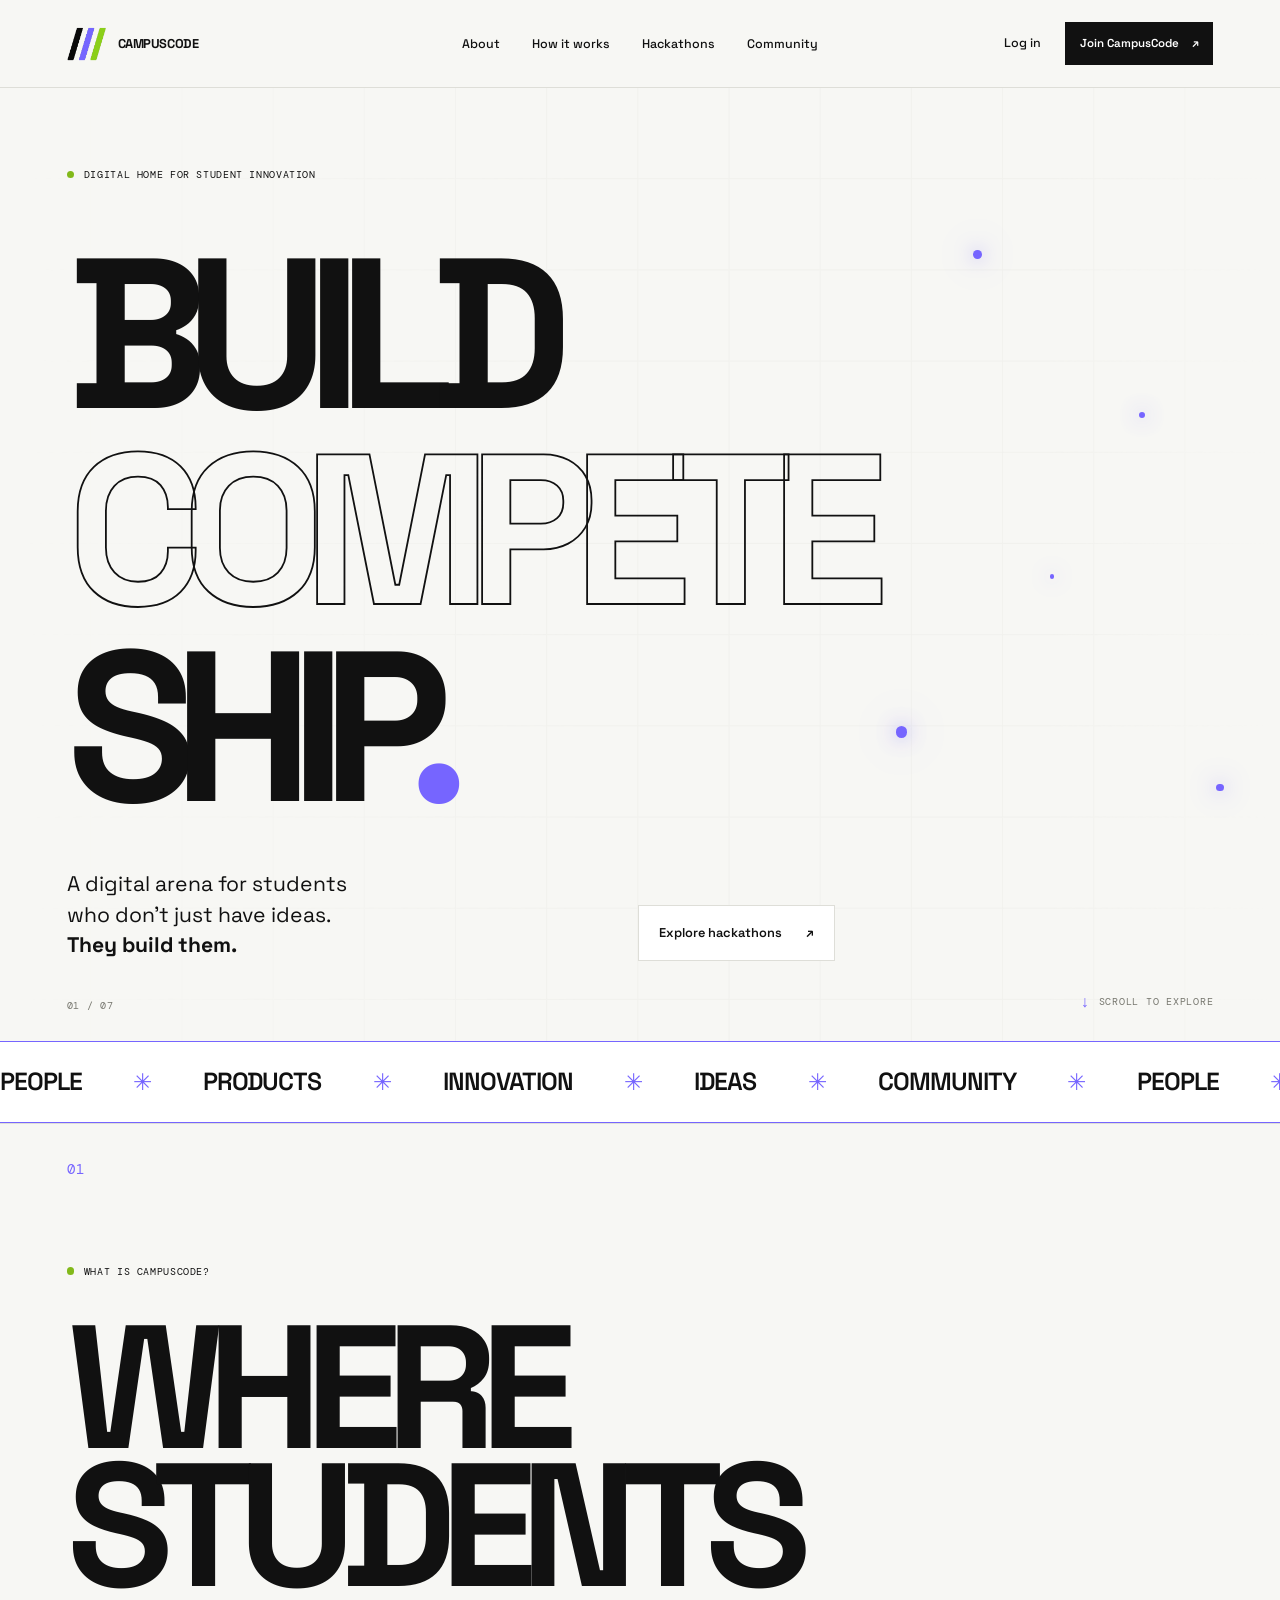
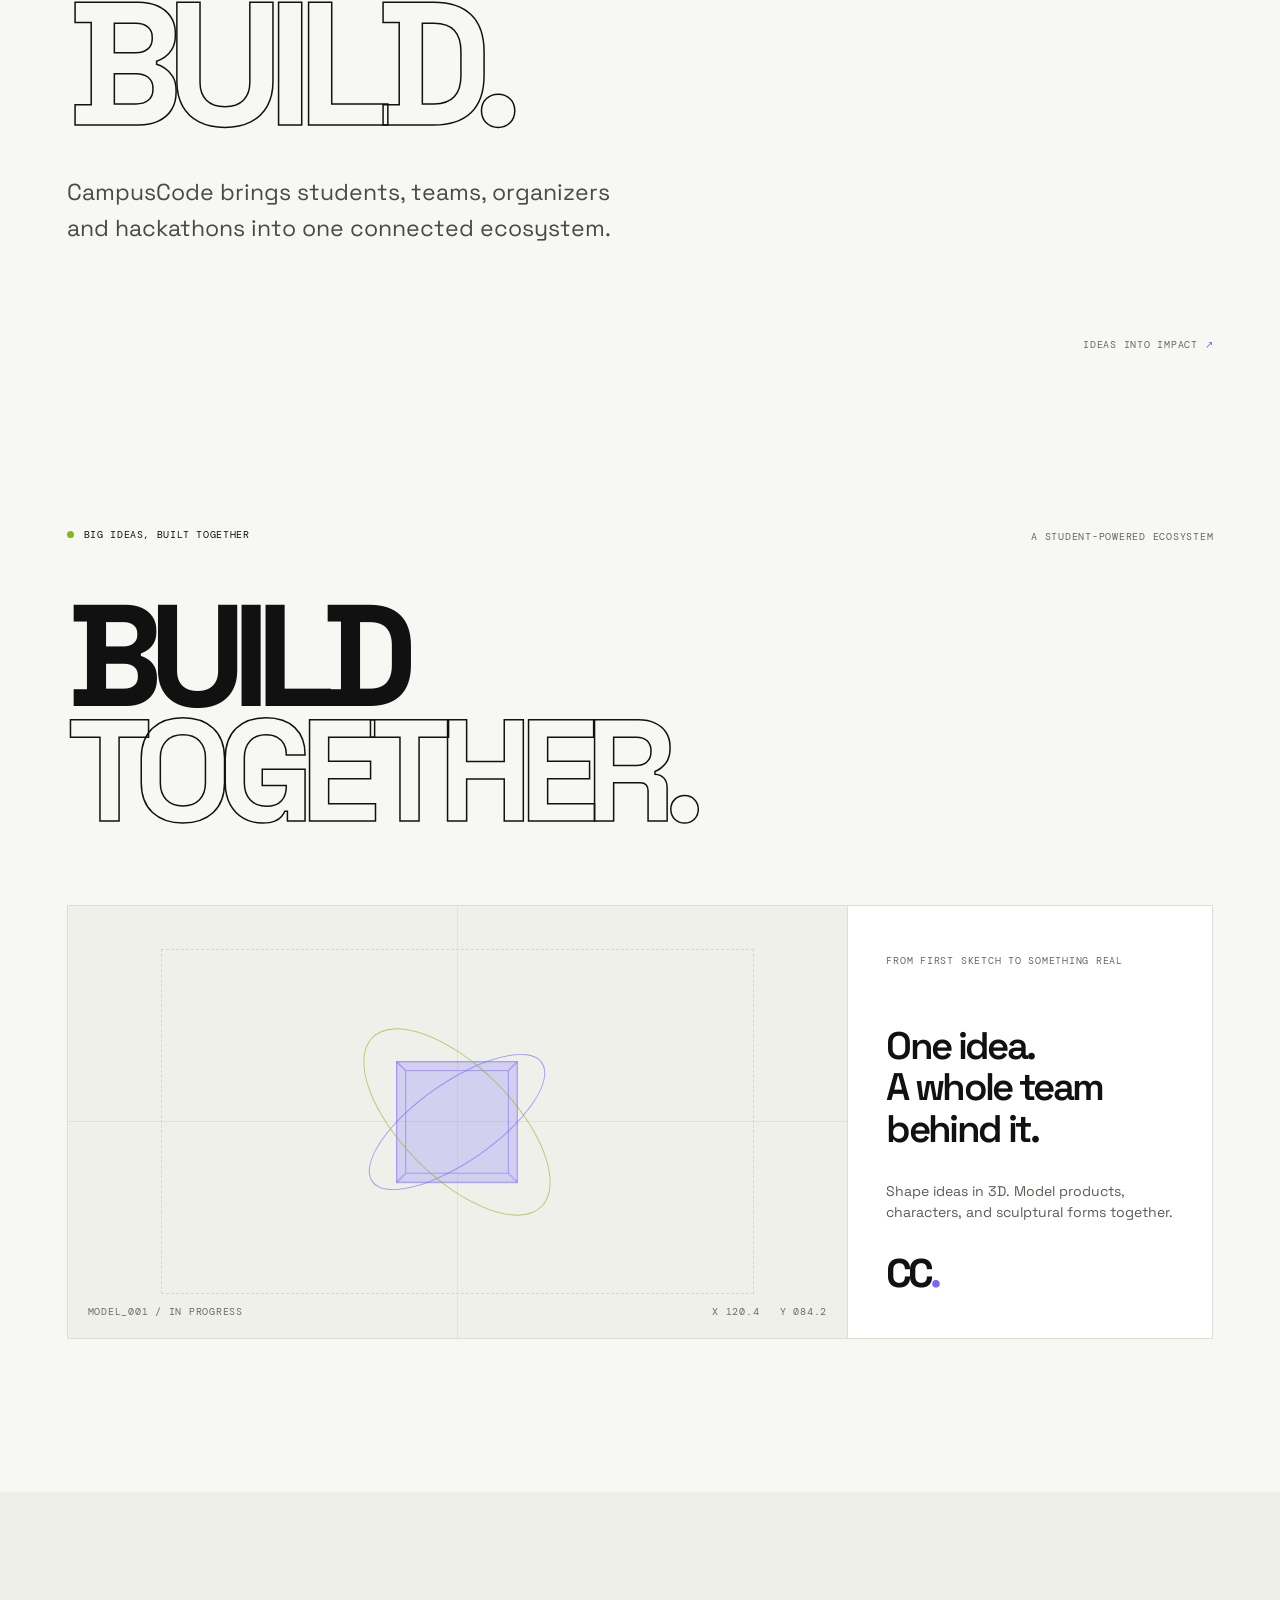
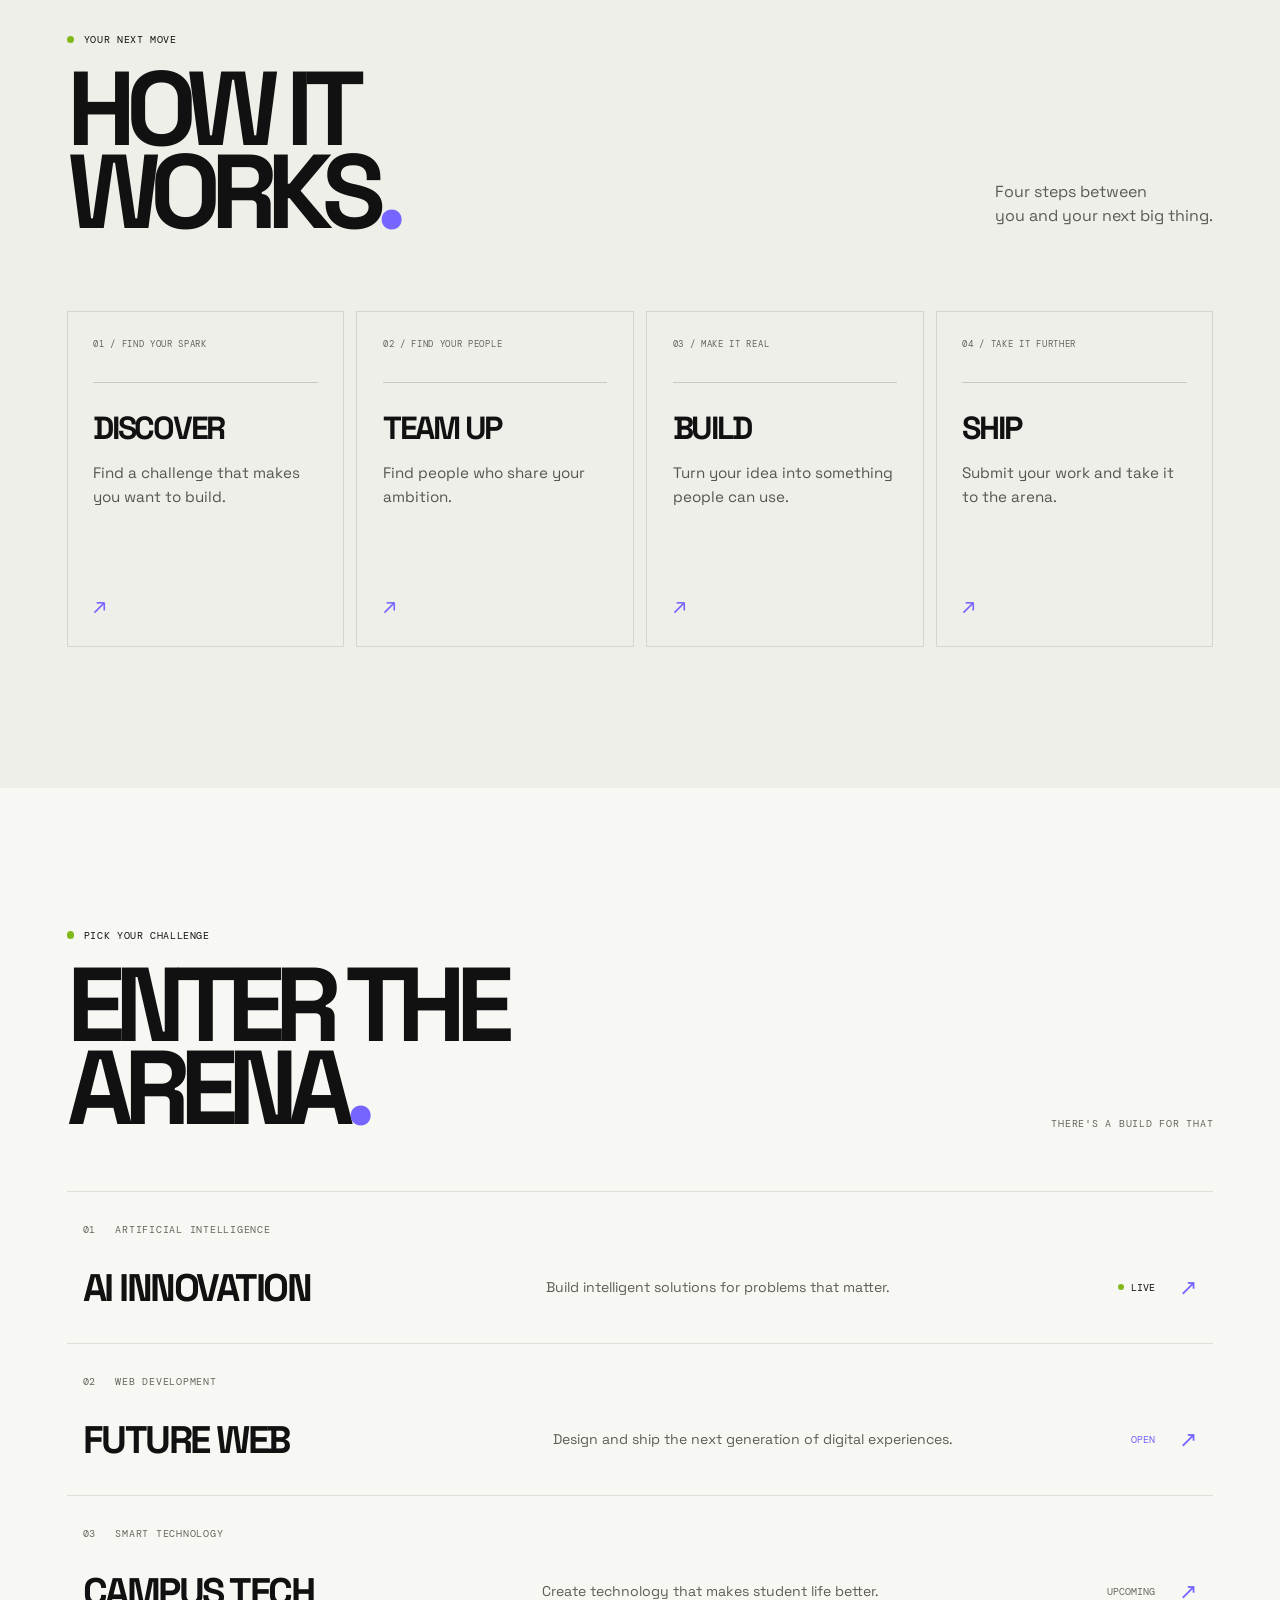
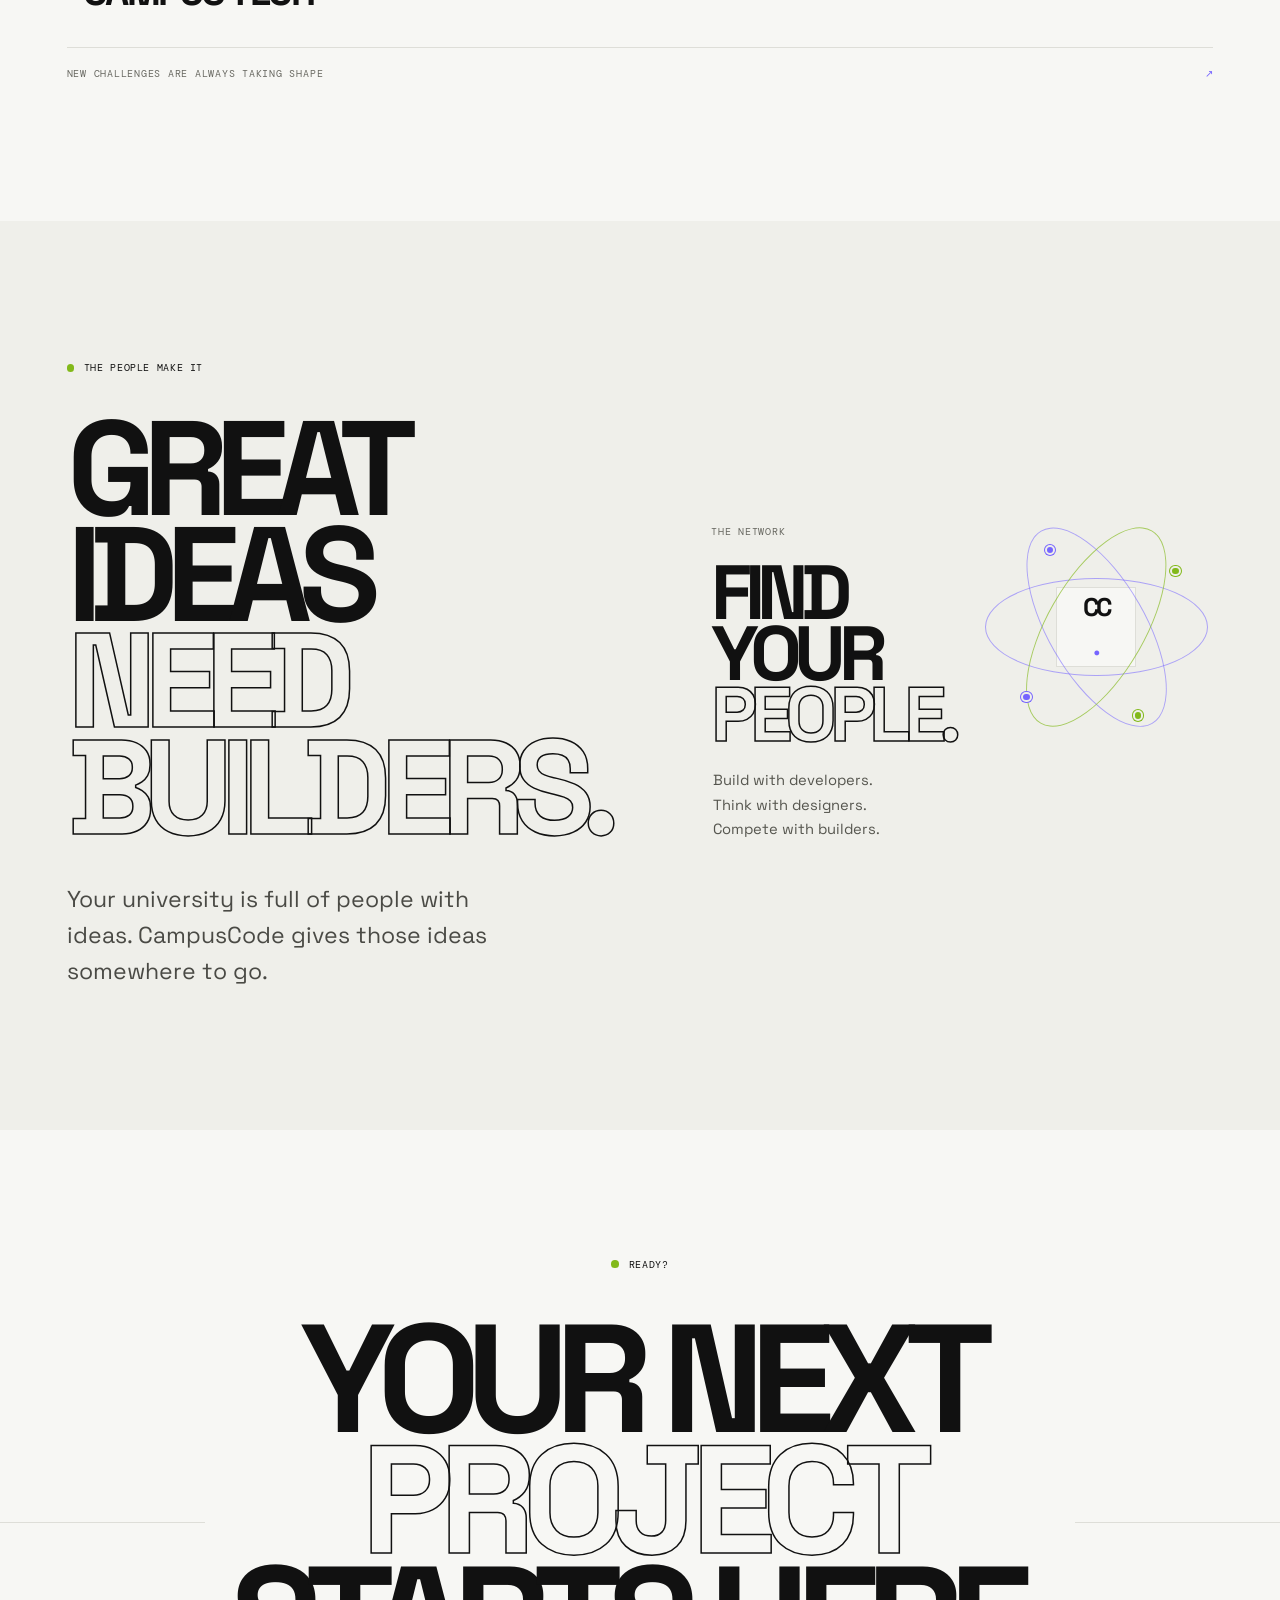
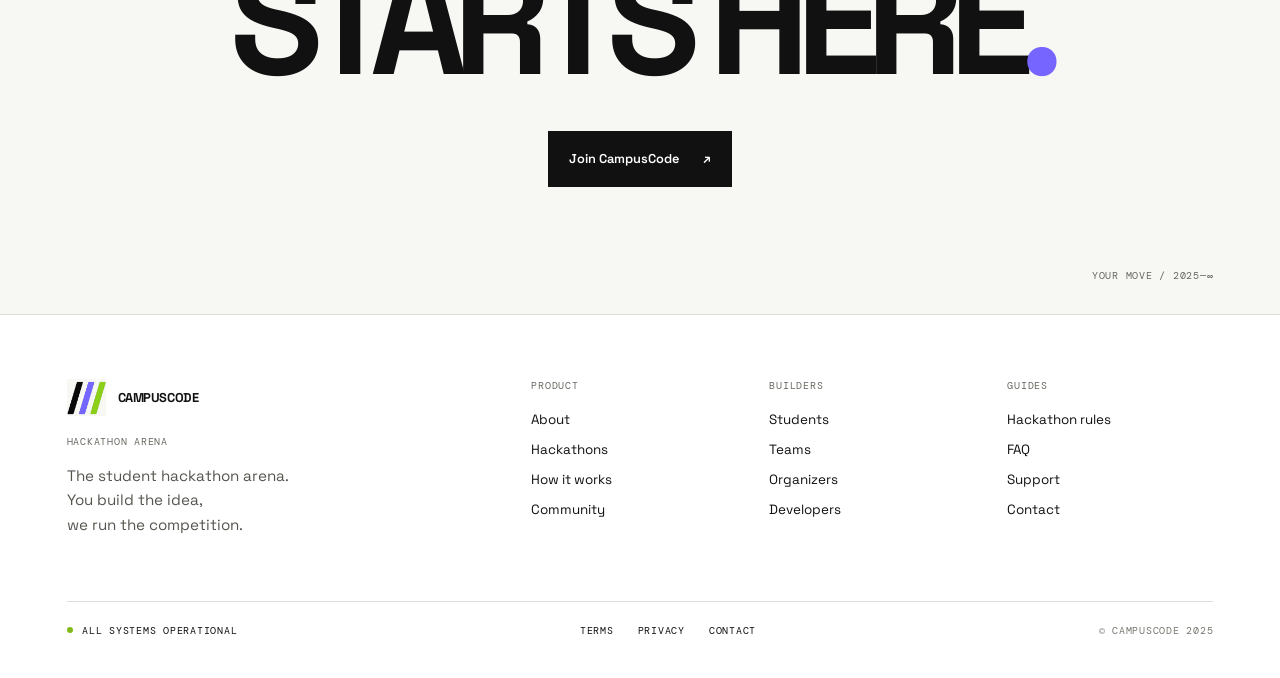
<file: index.html>
<!doctype html>
<html lang="en">
  <head>
    <meta charset="utf-8">
    <meta name="viewport" content="width=device-width, initial-scale=1">
    <meta name="theme-color" content="#f7f7f4">
    <meta name="description" content="CampusCode is the digital arena for students to build, compete, and ship ambitious ideas.">
    <title>CampusCode — Build. Compete. Ship.</title>
    <link rel="preconnect" href="https://fonts.googleapis.com">
    <link rel="preconnect" href="https://fonts.gstatic.com" crossorigin>
    <link href="https://fonts.googleapis.com/css2?family=DM+Mono:wght@400;500&family=Space+Grotesk:wght@400;500;600;700&display=swap" rel="stylesheet">
    <link rel="stylesheet" href="css/styles.css">
    <script src="js/main.js" defer></script>
  </head>
  <body>
    <a class="skip-link" href="#main-content">Skip to content</a>
    <header class="site-header">
      <a class="brand" href="#home" aria-label="CampusCode home">
        <img src="assets/campuscode-logo.png" width="50" height="44" alt="CampusCode three-slash logo">
        <span class="brand-name">CAMPUSCODE</span>
      </a>
      <button class="menu-toggle" type="button" aria-expanded="false" aria-controls="primary-navigation">
        <span class="menu-toggle-label">MENU</span>
        <span class="menu-toggle-icon" aria-hidden="true"></span>
      </button>
      <nav class="primary-navigation" id="primary-navigation" aria-label="Main navigation">
        <a href="#about">About</a>
        <a href="#how-it-works">How it works</a>
        <a href="#arena">Hackathons</a>
        <a href="#community">Community</a>
      </nav>
      <div class="header-actions">
        <a class="login-link" href="login.html">Log in</a>
        <a class="button button-dark button-small" href="register.html">Join CampusCode <span aria-hidden="true">↗</span></a>
      </div>
    </header>

    <main id="main-content">
      <section class="hero section-shell" id="home" aria-labelledby="hero-title">
        <div class="hero-grid" aria-hidden="true"></div>
        <div class="hero-orbs" aria-hidden="true">
          <span class="hero-orb orb-one"></span>
          <span class="hero-orb orb-two"></span>
          <span class="hero-orb orb-three"></span>
          <span class="hero-orb orb-four"></span>
          <span class="hero-orb orb-five"></span>
        </div>
        <div class="hero-content">
          <p class="eyebrow"><span class="lime-dot"></span> DIGITAL HOME FOR STUDENT INNOVATION</p>
          <h1 class="hero-title" id="hero-title">
            <span>BUILD</span>
            <span class="outline-word">COMPETE</span>
            <span>SHIP<span class="purple-period">.</span></span>
          </h1>
          <div class="hero-bottom">
            <p class="hero-copy">A digital arena for students<br>who don't just have ideas.<br><strong>They build them.</strong></p>
            <a class="button button-light" href="#arena">Explore hackathons <span aria-hidden="true">↗</span></a>
          </div>
        </div>
        <span class="hero-index mono-label">01 / 07</span>
        <a class="scroll-cue mono-label" href="#about"><span aria-hidden="true">↓</span> SCROLL TO EXPLORE</a>
      </section>

      <div class="ticker" aria-label="People, products, innovation, ideas, community">
        <div class="ticker-track" aria-hidden="true">
          <span>PEOPLE</span><span class="ticker-star">✳</span><span>PRODUCTS</span><span class="ticker-star">✳</span><span>INNOVATION</span><span class="ticker-star">✳</span><span>IDEAS</span><span class="ticker-star">✳</span><span>COMMUNITY</span><span class="ticker-star">✳</span>
          <span>PEOPLE</span><span class="ticker-star">✳</span><span>PRODUCTS</span><span class="ticker-star">✳</span><span>INNOVATION</span><span class="ticker-star">✳</span><span>IDEAS</span><span class="ticker-star">✳</span><span>COMMUNITY</span><span class="ticker-star">✳</span>
        </div>
      </div>

      <section class="about section-shell section-pad" id="about" aria-labelledby="about-title">
        <span class="section-number mono-label">01</span>
        <div class="section-content">
          <p class="eyebrow"><span class="lime-dot"></span> WHAT IS CAMPUSCODE?</p>
          <h2 class="display-heading" id="about-title">WHERE<br>STUDENTS<br><span class="outline-word">BUILD.</span></h2>
          <p class="section-intro">CampusCode brings students, teams, organizers and hackathons into one connected ecosystem.</p>
        </div>
        <span class="corner-note mono-label">IDEAS INTO IMPACT <span aria-hidden="true">↗</span></span>
      </section>

      <section class="build-together section-shell section-pad" id="build-together" aria-labelledby="build-title">
        <div class="section-heading-row">
          <p class="eyebrow"><span class="lime-dot"></span> BIG IDEAS, BUILT TOGETHER</p>
          <span class="mono-label">A STUDENT-POWERED ECOSYSTEM</span>
        </div>
        <h2 class="display-heading" id="build-title">BUILD<br><span class="outline-word">TOGETHER.</span></h2>
        <div class="story-card">
          <div class="story-visual" aria-hidden="true">
            <div class="story-crosshair"></div>
            <div class="model-stage">
              <div class="model-cube">
                <span class="cube-face cube-front"></span><span class="cube-face cube-back"></span>
                <span class="cube-face cube-right"></span><span class="cube-face cube-left"></span>
                <span class="cube-face cube-top"></span><span class="cube-face cube-bottom"></span>
              </div>
              <div class="model-ring ring-one"></div>
              <div class="model-ring ring-two"></div>
            </div>
            <span class="visual-coordinate mono-label">MODEL_001 / IN PROGRESS</span>
            <span class="visual-coordinate visual-coordinate-right mono-label">X 120.4&nbsp;&nbsp; Y 084.2</span>
          </div>
          <div class="story-caption">
            <p class="mono-label">FROM FIRST SKETCH TO SOMETHING REAL</p>
            <p class="story-caption-main">One idea.<br>A whole team behind it.</p>
            <p class="story-caption-detail">Shape ideas in 3D. Model products, characters, and sculptural forms together.</p>
            <span class="story-caption-mark" aria-hidden="true">CC<span>.</span></span>
          </div>
        </div>
      </section>

      <section class="how-it-works section-shell section-pad" id="how-it-works" aria-labelledby="how-title">
        <div class="section-heading-row">
          <div>
            <p class="eyebrow"><span class="lime-dot"></span> YOUR NEXT MOVE</p>
            <h2 class="display-heading compact-heading" id="how-title">HOW IT<br>WORKS<span class="purple-period">.</span></h2>
          </div>
          <p class="heading-aside">Four steps between<br>you and your next big thing.</p>
        </div>
        <div class="steps-grid">
          <a class="step-card" href="#arena">
            <span class="step-number mono-label">01 / FIND YOUR SPARK</span>
            <span class="step-rule"></span>
            <span class="step-title">DISCOVER</span>
            <span class="step-description">Find a challenge that makes you want to build.</span>
            <span class="step-arrow" aria-hidden="true">↗</span>
          </a>
          <a class="step-card" href="#community">
            <span class="step-number mono-label">02 / FIND YOUR PEOPLE</span>
            <span class="step-rule"></span>
            <span class="step-title">TEAM UP</span>
            <span class="step-description">Find people who share your ambition.</span>
            <span class="step-arrow" aria-hidden="true">↗</span>
          </a>
          <a class="step-card" href="#build-together">
            <span class="step-number mono-label">03 / MAKE IT REAL</span>
            <span class="step-rule"></span>
            <span class="step-title">BUILD</span>
            <span class="step-description">Turn your idea into something people can use.</span>
            <span class="step-arrow" aria-hidden="true">↗</span>
          </a>
          <a class="step-card" href="#join">
            <span class="step-number mono-label">04 / TAKE IT FURTHER</span>
            <span class="step-rule"></span>
            <span class="step-title">SHIP</span>
            <span class="step-description">Submit your work and take it to the arena.</span>
            <span class="step-arrow" aria-hidden="true">↗</span>
          </a>
        </div>
      </section>

      <section class="arena section-shell section-pad" id="arena" aria-labelledby="arena-title">
        <div class="section-heading-row arena-heading-row">
          <div>
            <p class="eyebrow"><span class="lime-dot"></span> PICK YOUR CHALLENGE</p>
            <h2 class="display-heading compact-heading" id="arena-title">ENTER THE<br>ARENA<span class="purple-period">.</span></h2>
          </div>
          <span class="mono-label">THERE'S A BUILD FOR THAT</span>
        </div>
        <div class="arena-list">
          <a class="arena-card" href="register.html">
            <span class="arena-meta"><span class="arena-number mono-label">01</span><span class="arena-category mono-label">ARTIFICIAL INTELLIGENCE</span></span>
            <span class="arena-info"><strong>AI INNOVATION</strong><span>Build intelligent solutions for problems that matter.</span></span>
            <span class="arena-status"><span class="status-live"><span class="lime-dot"></span> LIVE</span><span class="step-arrow" aria-hidden="true">↗</span></span>
          </a>
          <a class="arena-card" href="register.html">
            <span class="arena-meta"><span class="arena-number mono-label">02</span><span class="arena-category mono-label">WEB DEVELOPMENT</span></span>
            <span class="arena-info"><strong>FUTURE WEB</strong><span>Design and ship the next generation of digital experiences.</span></span>
            <span class="arena-status"><span class="status-open">OPEN</span><span class="step-arrow" aria-hidden="true">↗</span></span>
          </a>
          <a class="arena-card" href="register.html">
            <span class="arena-meta"><span class="arena-number mono-label">03</span><span class="arena-category mono-label">SMART TECHNOLOGY</span></span>
            <span class="arena-info"><strong>CAMPUS TECH</strong><span>Create technology that makes student life better.</span></span>
            <span class="arena-status"><span class="status-upcoming">UPCOMING</span><span class="step-arrow" aria-hidden="true">↗</span></span>
          </a>
        </div>
        <p class="arena-footnote mono-label">NEW CHALLENGES ARE ALWAYS TAKING SHAPE <span aria-hidden="true">↗</span></p>
      </section>

      <section class="community section-shell section-pad" id="community" aria-labelledby="community-title">
        <div class="community-intro">
          <p class="eyebrow"><span class="lime-dot"></span> THE PEOPLE MAKE IT</p>
          <h2 class="display-heading community-heading" id="community-title">GREAT<br>IDEAS<br><span class="outline-word">NEED<br>BUILDERS.</span></h2>
          <p class="section-intro">Your university is full of people with ideas. CampusCode gives those ideas somewhere to go.</p>
        </div>
        <div class="network-panel">
          <div class="network-copy">
            <p class="mono-label">THE NETWORK</p>
            <h3 class="display-heading network-heading">FIND<br>YOUR<br><span class="outline-word">PEOPLE.</span></h3>
          </div>
          <div class="orbit-art" aria-label="CampusCode community network illustration">
            <span class="orbit orbit-one"></span>
            <span class="orbit orbit-two"></span>
            <span class="orbit orbit-three"></span>
            <span class="orbit-node node-one"></span>
            <span class="orbit-node node-two"></span>
            <span class="orbit-node node-three"></span>
            <span class="orbit-node node-four"></span>
            <span class="orbit-core">CC<span>.</span></span>
          </div>
          <p class="network-caption">Build with developers.<br>Think with designers.<br>Compete with builders.</p>
        </div>
      </section>

      <section class="join section-shell" id="join" aria-labelledby="join-title">
        <p class="eyebrow join-eyebrow"><span class="lime-dot"></span> READY?</p>
        <h2 class="display-heading join-heading" id="join-title">YOUR NEXT<br><span class="outline-word">PROJECT</span><br>STARTS HERE<span class="purple-period">.</span></h2>
        <a class="button button-dark join-button" href="register.html">Join CampusCode <span aria-hidden="true">↗</span></a>
        <span class="join-coordinate mono-label">YOUR MOVE / 2025—∞</span>
      </section>
    </main>

    <footer class="site-footer">
      <div class="footer-main">
        <div class="footer-brand-block">
          <a class="brand footer-brand" href="#home" aria-label="CampusCode home">
            <img src="assets/campuscode-logo.png" width="50" height="44" alt="">
            <span class="brand-name">CAMPUSCODE</span>
          </a>
          <p class="mono-label footer-subtitle">HACKATHON ARENA</p>
          <p class="footer-manifesto">The student hackathon arena.<br>You build the idea,<br>we run the competition.</p>
        </div>
        <div class="footer-column">
          <h2 class="mono-label">PRODUCT</h2>
          <a href="#about">About</a><a href="#arena">Hackathons</a><a href="#how-it-works">How it works</a><a href="#community">Community</a>
        </div>
        <div class="footer-column">
          <h2 class="mono-label">BUILDERS</h2>
          <a href="register.html">Students</a><a href="register.html">Teams</a><a href="register.html">Organizers</a><a href="register.html">Developers</a>
        </div>
        <div class="footer-column">
          <h2 class="mono-label">GUIDES</h2>
          <a href="#arena">Hackathon rules</a><a href="mailto:hello@campuscode.co.in?subject=CampusCode%20FAQ">FAQ</a><a href="mailto:hello@campuscode.co.in">Support</a><a href="mailto:hello@campuscode.co.in">Contact</a>
        </div>
      </div>
      <div class="footer-bottom">
        <p class="system-status mono-label"><span class="lime-dot"></span> ALL SYSTEMS OPERATIONAL</p>
        <p class="footer-legal mono-label"><a href="mailto:hello@campuscode.co.in?subject=Terms">TERMS</a><a href="mailto:hello@campuscode.co.in?subject=Privacy">PRIVACY</a><a href="mailto:hello@campuscode.co.in">CONTACT</a></p>
        <p class="copyright mono-label">© CAMPUSCODE 2025</p>
      </div>
    </footer>
  </body>
</html>
</file>
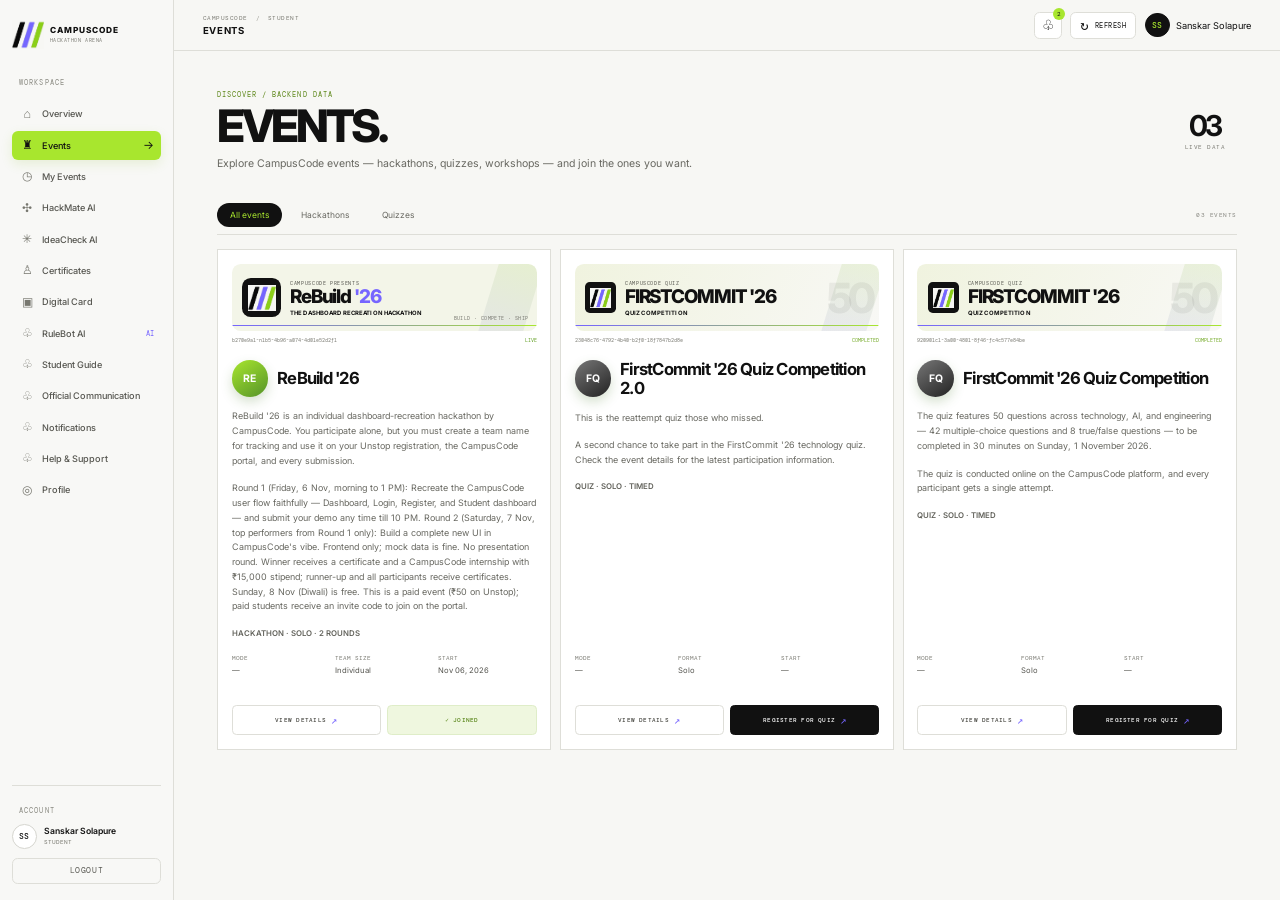
<file: dashboard.html>
<!doctype html>
<html lang="en">
  <head>
    <meta charset="utf-8">
    <meta name="viewport" content="width=device-width, initial-scale=1">
    <meta name="theme-color" content="#f7f7f4">
    <meta name="description" content="CampusCode student dashboard for events, hackathons and your team.">
    <title>Student Dashboard — CampusCode</title>
    <link rel="preconnect" href="https://fonts.googleapis.com">
    <link rel="preconnect" href="https://fonts.gstatic.com" crossorigin>
    <link href="https://fonts.googleapis.com/css2?family=DM+Mono:wght@400;500&family=Inter:wght@400;500;600;700;800;900&display=swap" rel="stylesheet">
    <link rel="stylesheet" href="styles.css">
    <script src="dashboard.js" defer></script>
  </head>
  <body class="dashboard-page">
    <div class="dashboard-shell">
      <aside class="dashboard-sidebar" id="dashboard-sidebar" aria-label="Student workspace navigation">
        <a class="dashboard-brand" href="index.html" aria-label="CampusCode home">
          <img src="assets/campuscode-logo.png" alt="" width="42" height="36">
          <span><strong>CAMPUSCODE</strong><small>HACKATHON ARENA</small></span>
        </a>

        <div class="sidebar-section-label">WORKSPACE</div>
        <nav class="workspace-nav" aria-label="Workspace">
          <button class="workspace-link" type="button" data-view="overview"><span class="nav-icon" aria-hidden="true">⌂</span><span>Overview</span></button>
          <button class="workspace-link is-active" type="button" data-view="events" aria-current="page"><span class="nav-icon" aria-hidden="true">♜</span><span>Events</span><span class="nav-arrow" aria-hidden="true">→</span></button>
          <button class="workspace-link" type="button" data-view="my-events"><span class="nav-icon" aria-hidden="true">◷</span><span>My Events</span></button>
          <button class="workspace-link" type="button" data-tool="HackMate AI"><span class="nav-icon" aria-hidden="true">✣</span><span>HackMate AI</span></button>
          <button class="workspace-link" type="button" data-tool="IdeaCheck AI"><span class="nav-icon" aria-hidden="true">✳</span><span>IdeaCheck AI</span></button>
          <button class="workspace-link" type="button" data-tool="Certificates"><span class="nav-icon" aria-hidden="true">♙</span><span>Certificates</span></button>
          <button class="workspace-link" type="button" data-tool="Digital Card"><span class="nav-icon" aria-hidden="true">▣</span><span>Digital Card</span></button>
          <button class="workspace-link" type="button" data-tool="RuleBot AI"><span class="nav-icon" aria-hidden="true">♧</span><span>RuleBot AI</span><span class="nav-tag">AI</span></button>
          <button class="workspace-link" type="button" data-tool="Student Guide"><span class="nav-icon" aria-hidden="true">♧</span><span>Student Guide</span></button>
          <button class="workspace-link" type="button" data-tool="Official Communication"><span class="nav-icon" aria-hidden="true">♧</span><span>Official Communication</span></button>
          <button class="workspace-link" type="button" data-tool="Notifications"><span class="nav-icon" aria-hidden="true">♧</span><span>Notifications</span></button>
          <button class="workspace-link" type="button" data-tool="Help &amp; Support"><span class="nav-icon" aria-hidden="true">♧</span><span>Help &amp; Support</span></button>
          <button class="workspace-link" type="button" data-tool="Profile"><span class="nav-icon" aria-hidden="true">◎</span><span>Profile</span></button>
        </nav>

        <div class="sidebar-account">
          <div class="sidebar-section-label">ACCOUNT</div>
          <div class="student-identity">
            <span class="student-avatar" aria-hidden="true">SS</span>
            <span class="student-identity-copy"><strong>Sanskar Solapure</strong><small>STUDENT</small></span>
          </div>
          <button class="logout-button" type="button" data-action="logout">LOGOUT</button>
        </div>
      </aside>

      <div class="dashboard-main">
        <header class="dashboard-header">
          <button class="sidebar-toggle" type="button" aria-label="Open workspace menu" aria-expanded="false" aria-controls="dashboard-sidebar"><span></span><span></span></button>
          <div class="dashboard-breadcrumb">
            <span class="mono">CAMPUSCODE <i>/</i> STUDENT</span>
            <strong id="header-page-title">EVENTS</strong>
          </div>
          <div class="header-tools">
            <button class="notification-button" type="button" aria-label="Notifications, 2 unread" data-action="notifications"><span aria-hidden="true">♧</span><i>2</i></button>
            <button class="refresh-button mono" type="button" data-action="refresh"><span aria-hidden="true">↻</span> REFRESH</button>
            <div class="header-student">
              <span class="student-avatar" aria-hidden="true">SS</span>
              <span>Sanskar Solapure</span>
            </div>
          </div>
        </header>

        <main class="dashboard-content">
          <section class="dashboard-view events-view" id="events-view" aria-labelledby="events-title">
            <div class="dashboard-page-heading">
              <div>
                <p class="dashboard-eyebrow mono">DISCOVER / BACKEND DATA</p>
                <h1 id="events-title">EVENTS.</h1>
                <p class="dashboard-description">Explore CampusCode events — hackathons, quizzes, workshops — and join the ones you want.</p>
              </div>
              <div class="live-count"><strong id="events-count">03</strong><span class="mono">LIVE DATA</span></div>
            </div>

            <div class="event-filter-bar">
              <div class="event-filters" role="group" aria-label="Filter events">
                <button class="event-filter is-selected" type="button" data-filter="all" aria-pressed="true">All events</button>
                <button class="event-filter" type="button" data-filter="hackathons" aria-pressed="false">Hackathons</button>
                <button class="event-filter" type="button" data-filter="quizzes" aria-pressed="false">Quizzes</button>
              </div>
              <span class="filter-result mono" id="filter-result">03 EVENTS</span>
            </div>

            <div class="event-grid" id="event-grid" aria-live="polite"></div>
          </section>

          <section class="dashboard-view my-events-view" id="my-events-view" aria-labelledby="my-events-title" hidden>
            <div class="dashboard-page-heading">
              <div>
                <p class="dashboard-eyebrow mono">MY ACTIVITY / BACKEND DATA</p>
                <h1 id="my-events-title">MY EVENTS.</h1>
                <p class="dashboard-description">Every event you joined, in one place. Open one to see its rounds, team, results and certificates.</p>
              </div>
              <div class="live-count"><strong id="my-events-count">01</strong><span class="mono">LIVE DATA</span></div>
            </div>
            <div class="my-event-grid" id="my-event-grid"></div>
          </section>

          <div class="dashboard-toast mono" id="dashboard-toast" role="status" aria-live="polite"></div>
        </main>
      </div>
    </div>

    <dialog class="dashboard-dialog" id="dashboard-dialog" aria-labelledby="dialog-title">
      <div class="dialog-accent"></div>
      <button class="dialog-close" type="button" aria-label="Close dialog">×</button>
      <p class="dashboard-eyebrow mono">CAMPUSCODE / EVENT INFO</p>
      <h2 id="dialog-title">EVENT DETAILS</h2>
      <div class="dialog-body" id="dialog-body"></div>
      <button class="dialog-confirm mono" type="button">GOT IT <span aria-hidden="true">↗</span></button>
    </dialog>
  </body>
</html>
</file>
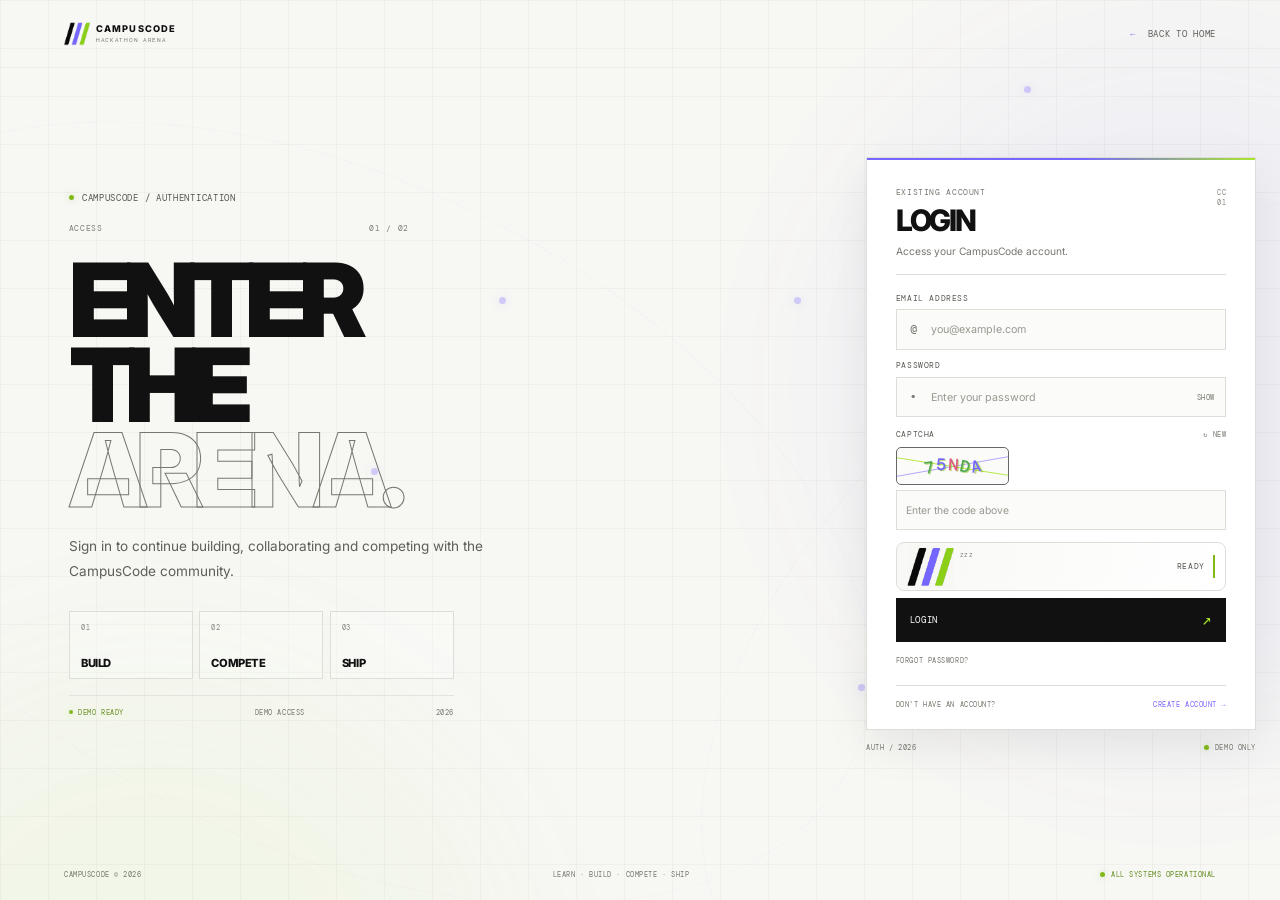
<file: login.html>
<!doctype html>
<html lang="en">
  <head>
    <meta charset="utf-8">
    <meta name="viewport" content="width=device-width, initial-scale=1">
    <meta name="theme-color" content="#f7f7f4">
    <meta name="description" content="Sign in to the CampusCode frontend demo.">
    <title>Login — CampusCode</title>
    <link rel="preconnect" href="https://fonts.googleapis.com">
    <link rel="preconnect" href="https://fonts.gstatic.com" crossorigin>
    <link href="https://fonts.googleapis.com/css2?family=DM+Mono:wght@400;500&family=Inter:wght@400;500;600;700;800;900&display=swap" rel="stylesheet">
    <link rel="stylesheet" href="styles.css">
    <script src="auth.js" defer></script>
  </head>
  <body>
    <div class="page-background" aria-hidden="true">
      <span class="ambient ambient-purple"></span>
      <span class="ambient ambient-lime"></span>
      <span class="orbit-path orbit-path-one"></span>
      <span class="orbit-path orbit-path-two"></span>
      <span class="glow-dot glow-dot-one"></span>
      <span class="glow-dot glow-dot-two"></span>
      <span class="glow-dot glow-dot-three"></span>
      <span class="glow-dot glow-dot-four"></span>
      <span class="glow-dot glow-dot-five"></span>
    </div>

    <header class="site-header">
      <a class="brand" href="index.html" aria-label="CampusCode home">
        <img src="assets/campuscode-logo.png" alt="CampusCode three-slash logo" width="36" height="32">
        <span class="brand-copy"><strong>CAMPUSCODE</strong><small>HACKATHON ARENA</small></span>
      </a>
      <a class="back-home mono" href="index.html"><span aria-hidden="true">←</span> BACK TO HOME</a>
    </header>

    <main class="auth-layout">
      <section class="brand-panel" aria-labelledby="brand-title">
        <div class="panel-topline">
          <p class="eyebrow mono"><span class="green-dot"></span> CAMPUSCODE / AUTHENTICATION</p>
        </div>

        <div class="access-row mono">
          <span>ACCESS</span>
          <span>01 / 02</span>
        </div>

        <h1 class="brand-title" id="brand-title">
          <span>ENTER</span>
          <span>THE</span>
          <span class="outline-title">ARENA<span class="outline-period">.</span></span>
        </h1>

        <p class="brand-description">Sign in to continue building, collaborating and competing with the CampusCode community.</p>

        <div class="manifesto-cards" aria-label="Build, compete, ship">
          <div class="manifesto-card"><span class="mono">01</span><strong>BUILD</strong></div>
          <div class="manifesto-card"><span class="mono">02</span><strong>COMPETE</strong></div>
          <div class="manifesto-card"><span class="mono">03</span><strong>SHIP</strong></div>
        </div>

        <div class="readiness-row mono">
          <span class="readiness-ready"><span class="green-dot"></span> DEMO READY</span>
          <span>DEMO ACCESS</span>
          <span>2026</span>
        </div>
      </section>

      <section class="form-panel" aria-labelledby="login-title">
        <div class="login-card">
          <div class="card-accent" aria-hidden="true"></div>
          <div class="card-heading">
            <div>
              <p class="card-kicker mono">EXISTING ACCOUNT</p>
              <h2 id="login-title">LOGIN</h2>
            </div>
            <span class="card-code mono">CC<br>01</span>
          </div>
          <p class="card-description">Access your CampusCode account.</p>
          <div class="divider"></div>

          <form id="login-form" novalidate>
            <div class="form-field">
              <label class="field-label mono" for="email">EMAIL ADDRESS</label>
              <div class="input-wrap email-wrap">
                <span class="input-symbol mono" aria-hidden="true">@</span>
                <input id="email" name="email" type="email" autocomplete="email" placeholder="you@example.com" required>
              </div>
              <p class="field-error" id="email-error" aria-live="polite"></p>
            </div>

            <div class="form-field password-field">
              <label class="field-label mono" for="password">PASSWORD</label>
              <div class="input-wrap">
                <span class="input-symbol mono password-symbol" aria-hidden="true">•</span>
                <input id="password" name="password" type="password" autocomplete="current-password" placeholder="Enter your password" required>
                <button class="password-toggle mono" type="button" aria-label="Show password" aria-pressed="false">SHOW</button>
              </div>
              <p class="field-error" id="password-error" aria-live="polite"></p>
            </div>

            <div class="form-field captcha-field">
              <div class="captcha-label-row">
                <label class="field-label mono" for="captcha-input">CAPTCHA</label>
                <button class="captcha-refresh mono" type="button" id="captcha-refresh" aria-label="Generate a new CAPTCHA">↻ NEW</button>
              </div>
              <div class="captcha-display" id="captcha-display" aria-label="CAPTCHA code"></div>
              <input class="captcha-input" id="captcha-input" name="captcha" type="text" autocomplete="off" placeholder="Enter the code above" required>
              <p class="field-error" id="captcha-error" aria-live="polite"></p>
            </div>

            <div class="system-status" aria-label="Frontend demo status: ready">
              <img src="assets/campuscode-logo.png" alt="" width="45" height="38">
              <span class="status-noise mono">ZZZ</span>
              <span class="status-ready mono">READY</span>
              <span class="status-bar" aria-hidden="true"></span>
            </div>

            <p class="form-message mono" id="form-message" role="status" aria-live="polite"></p>
            <button class="login-button" type="submit"><span>LOGIN</span><span class="login-arrow" aria-hidden="true">↗</span></button>
            <a class="forgot-link mono" id="forgot-password" href="#forgot-password">FORGOT PASSWORD?</a>
            <p class="forgot-message mono" id="forgot-message" role="status" aria-live="polite"></p>
          </form>

          <div class="account-row">
            <span class="mono">DON'T HAVE AN ACCOUNT?</span>
            <a class="create-account mono" href="register.html">CREATE ACCOUNT <span aria-hidden="true">→</span></a>
          </div>
        </div>
        <div class="card-footer mono"><span>AUTH / 2026</span><span><i class="green-dot"></i> DEMO ONLY</span></div>
      </section>
    </main>

    <footer class="site-footer mono">
      <span>CAMPUSCODE © 2026</span>
      <span class="footer-motto">LEARN · BUILD · COMPETE · SHIP</span>
      <span class="footer-operational"><i class="green-dot"></i> ALL SYSTEMS OPERATIONAL</span>
    </footer>
  </body>
</html>
</file>
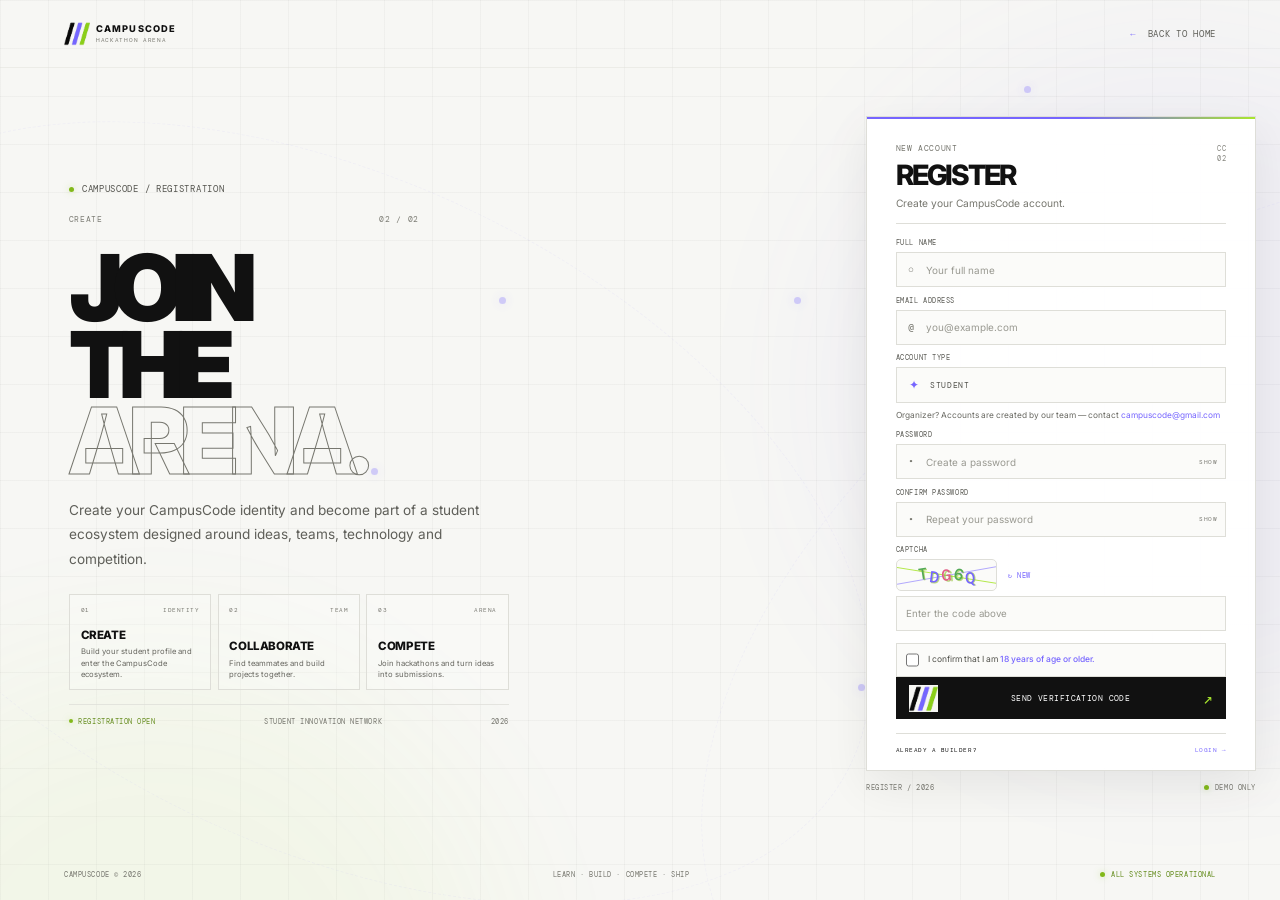
<file: register.html>
<!doctype html>
<html lang="en">
  <head>
    <meta charset="utf-8">
    <meta name="viewport" content="width=device-width, initial-scale=1">
    <meta name="theme-color" content="#f7f7f4">
    <meta name="description" content="Create your CampusCode student account.">
    <title>Register — CampusCode</title>
    <link rel="preconnect" href="https://fonts.googleapis.com">
    <link rel="preconnect" href="https://fonts.gstatic.com" crossorigin>
    <link href="https://fonts.googleapis.com/css2?family=DM+Mono:wght@400;500&family=Inter:wght@400;500;600;700;800;900&display=swap" rel="stylesheet">
    <link rel="stylesheet" href="styles.css">
    <script src="auth.js" defer></script>
  </head>
  <body class="registration-page">
    <div class="page-background" aria-hidden="true">
      <span class="ambient ambient-purple"></span>
      <span class="ambient ambient-lime"></span>
      <span class="orbit-path orbit-path-one"></span>
      <span class="orbit-path orbit-path-two"></span>
      <span class="glow-dot glow-dot-one"></span>
      <span class="glow-dot glow-dot-two"></span>
      <span class="glow-dot glow-dot-three"></span>
      <span class="glow-dot glow-dot-four"></span>
      <span class="glow-dot glow-dot-five"></span>
    </div>

    <header class="site-header">
      <a class="brand" href="index.html" aria-label="CampusCode home">
        <img src="assets/campuscode-logo.png" alt="CampusCode three-slash logo" width="36" height="32">
        <span class="brand-copy"><strong>CAMPUSCODE</strong><small>HACKATHON ARENA</small></span>
      </a>
      <a class="back-home mono" href="index.html"><span aria-hidden="true">←</span> BACK TO HOME</a>
    </header>

    <main class="auth-layout registration-layout">
      <section class="brand-panel registration-brand" aria-labelledby="registration-brand-title">
        <p class="eyebrow mono"><span class="green-dot"></span> CAMPUSCODE / REGISTRATION</p>
        <div class="access-row mono"><span>CREATE</span><span>02 / 02</span></div>
        <h1 class="brand-title" id="registration-brand-title">
          <span>JOIN</span>
          <span>THE</span>
          <span class="outline-title">ARENA<span class="outline-period">.</span></span>
        </h1>
        <p class="brand-description">Create your CampusCode identity and become part of a student ecosystem designed around ideas, teams, technology and competition.</p>

        <div class="registration-cards">
          <article class="registration-feature">
            <div class="registration-feature-top mono"><span>01</span><span>IDENTITY</span></div>
            <div class="registration-feature-bottom"><h2>CREATE</h2><p>Build your student profile and enter the CampusCode ecosystem.</p></div>
          </article>
          <article class="registration-feature">
            <div class="registration-feature-top mono"><span>02</span><span>TEAM</span></div>
            <div class="registration-feature-bottom"><h2>COLLABORATE</h2><p>Find teammates and build projects together.</p></div>
          </article>
          <article class="registration-feature">
            <div class="registration-feature-top mono"><span>03</span><span>ARENA</span></div>
            <div class="registration-feature-bottom"><h2>COMPETE</h2><p>Join hackathons and turn ideas into submissions.</p></div>
          </article>
        </div>

        <div class="readiness-row registration-readiness mono">
          <span class="readiness-ready"><span class="green-dot"></span> REGISTRATION OPEN</span>
          <span>STUDENT INNOVATION NETWORK</span>
          <span>2026</span>
        </div>
      </section>

      <section class="form-panel registration-form-panel" aria-labelledby="register-title">
        <div class="login-card registration-card">
          <div class="card-accent" aria-hidden="true"></div>
          <div class="card-heading">
            <div>
              <p class="card-kicker mono">NEW ACCOUNT</p>
              <h2 id="register-title">REGISTER</h2>
            </div>
            <span class="card-code mono">CC<br>02</span>
          </div>
          <p class="card-description">Create your CampusCode account.</p>
          <div class="divider"></div>

          <form id="registration-form" novalidate>
            <div class="form-field registration-field">
              <label class="field-label mono" for="register-name">FULL NAME</label>
              <div class="input-wrap">
                <span class="input-symbol mono" aria-hidden="true">○</span>
                <input id="register-name" name="name" type="text" autocomplete="name" placeholder="Your full name" required>
              </div>
              <p class="field-error" id="register-name-error" aria-live="polite"></p>
            </div>

            <div class="form-field registration-field">
              <label class="field-label mono" for="register-email">EMAIL ADDRESS</label>
              <div class="input-wrap">
                <span class="input-symbol mono" aria-hidden="true">@</span>
                <input id="register-email" name="email" type="email" autocomplete="email" placeholder="you@example.com" required>
              </div>
              <p class="field-error" id="register-email-error" aria-live="polite"></p>
            </div>

            <div class="form-field registration-field account-type-field">
              <span class="field-label mono">ACCOUNT TYPE</span>
              <div class="account-type" aria-label="Account type: Student">
                <span class="student-mark" aria-hidden="true">✦</span>
                <span class="mono">STUDENT</span>
              </div>
              <p class="organizer-note">Organizer? Accounts are created by our team — contact <a href="mailto:campuscode@gmail.com">campuscode@gmail.com</a></p>
            </div>

            <div class="form-field registration-field">
              <label class="field-label mono" for="register-password">PASSWORD</label>
              <div class="input-wrap">
                <span class="input-symbol mono password-symbol" aria-hidden="true">•</span>
                <input id="register-password" name="password" type="password" autocomplete="new-password" placeholder="Create a password" required>
                <button class="password-toggle mono" type="button" data-password-toggle="register-password" aria-label="Show password" aria-pressed="false">SHOW</button>
              </div>
              <p class="field-error" id="register-password-error" aria-live="polite"></p>
            </div>

            <div class="form-field registration-field">
              <label class="field-label mono" for="confirm-password">CONFIRM PASSWORD</label>
              <div class="input-wrap">
                <span class="input-symbol mono password-symbol" aria-hidden="true">•</span>
                <input id="confirm-password" name="confirmPassword" type="password" autocomplete="new-password" placeholder="Repeat your password" required>
                <button class="password-toggle mono" type="button" data-password-toggle="confirm-password" aria-label="Show confirm password" aria-pressed="false">SHOW</button>
              </div>
              <p class="field-error" id="confirm-password-error" aria-live="polite"></p>
            </div>

            <div class="form-field registration-field registration-captcha-field">
              <div class="captcha-label-row">
                <label class="field-label mono" for="registration-captcha-input">CAPTCHA</label>
              </div>
              <div class="registration-captcha-row">
                <div class="registration-captcha-display captcha-display" id="registration-captcha-display" aria-label="CAPTCHA code"></div>
                <button class="captcha-refresh mono" type="button" id="registration-captcha-refresh" aria-label="Generate a new CAPTCHA">↻ NEW</button>
              </div>
              <input class="captcha-input" id="registration-captcha-input" name="captcha" type="text" autocomplete="off" placeholder="Enter the code above" required>
              <p class="field-error" id="registration-captcha-input-error" aria-live="polite"></p>
            </div>

            <div class="age-confirmation">
              <input id="age-confirmation" name="ageConfirmation" type="checkbox">
              <label for="age-confirmation">I confirm that I am <strong>18 years of age or older.</strong></label>
            </div>
            <p class="field-error age-error" id="age-confirmation-error" aria-live="polite"></p>

            <p class="registration-message form-message mono" id="registration-message" role="status" aria-live="polite"></p>
            <button class="registration-submit" type="submit">
              <img src="assets/campuscode-logo.png" alt="" width="31" height="27">
              <span>SEND VERIFICATION CODE</span>
              <span class="login-arrow" aria-hidden="true">↗</span>
            </button>
          </form>

          <div class="registration-account-row">
            <span class="mono">ALREADY A BUILDER?</span>
            <a class="create-account mono" href="login.html">LOGIN <span aria-hidden="true">→</span></a>
          </div>
        </div>
        <div class="card-footer mono"><span>REGISTER / 2026</span><span><i class="green-dot"></i> DEMO ONLY</span></div>
      </section>
    </main>

    <footer class="site-footer mono">
      <span>CAMPUSCODE © 2026</span>
      <span class="footer-motto">LEARN · BUILD · COMPETE · SHIP</span>
      <span class="footer-operational"><i class="green-dot"></i> ALL SYSTEMS OPERATIONAL</span>
    </footer>
  </body>
</html>
</file>
<file: css/styles.css>
:root {
  color-scheme: light;
  --paper: #f7f7f4;
  --white: #fff;
  --ink: #111;
  --purple: #7665ff;
  --lime: #82b91a;
  --lime-bright: #a8e62e;
  --line: #deded8;
  --mono: "DM Mono", "Courier New", monospace;
  --sans: "Space Grotesk", Arial, sans-serif;
  --page-gutter: clamp(1.25rem, 5.2vw, 5.5rem);
}

* { box-sizing: border-box; }

html {
  scroll-behavior: smooth;
  scroll-padding-top: 5.5rem;
}

body {
  margin: 0;
  background: var(--paper);
  color: var(--ink);
  font-family: var(--sans);
  -webkit-font-smoothing: antialiased;
}

body.menu-open { overflow: hidden; }

a { color: inherit; text-decoration: none; }
button { font: inherit; }
::selection { color: var(--ink); background: var(--lime-bright); }

.skip-link {
  position: fixed;
  z-index: 20;
  top: 0.75rem;
  left: 0.75rem;
  padding: 0.75rem 1rem;
  transform: translateY(-160%);
  background: var(--ink);
  color: var(--white);
}
.skip-link:focus { transform: translateY(0); }

.site-header {
  position: sticky;
  z-index: 10;
  top: 0;
  display: grid;
  grid-template-columns: 1fr auto 1fr;
  align-items: center;
  min-height: 5.5rem;
  padding: 0 var(--page-gutter);
  border-bottom: 1px solid var(--line);
  background: rgb(247 247 244 / 94%);
  backdrop-filter: blur(14px);
}

.brand { display: inline-flex; align-items: center; gap: 0.75rem; width: fit-content; }
.brand img { display: block; width: 2.45rem; height: auto; }
.brand-name { font-size: 0.8rem; font-weight: 700; letter-spacing: -0.035em; }
.primary-navigation { display: flex; align-items: center; gap: clamp(1rem, 2.5vw, 2.5rem); }
.primary-navigation a, .login-link { font-size: 0.78rem; font-weight: 500; transition: color 180ms ease; }
.primary-navigation a:hover, .login-link:hover, .footer-column a:hover, .footer-legal a:hover { color: var(--purple); }
.header-actions { display: flex; justify-content: flex-end; align-items: center; gap: 1.5rem; }
.menu-toggle { display: none; }

.button {
  display: inline-flex;
  justify-content: center;
  align-items: center;
  gap: 1.5rem;
  min-height: 3.5rem;
  padding: 0.9rem 1.25rem;
  border: 1px solid var(--ink);
  border-radius: 0;
  font-size: 0.8rem;
  font-weight: 600;
  transition: color 180ms ease, background 180ms ease, border-color 180ms ease, transform 180ms ease;
}
.button:hover { transform: translateY(-2px); }
.button-dark { color: var(--white); background: var(--ink); }
.button-dark:hover { color: var(--ink); background: var(--white); }
.button-light { color: var(--ink); border-color: var(--line); background: var(--white); }
.button-light:hover { color: var(--white); border-color: var(--ink); background: var(--ink); }
.button-small { min-height: 2.65rem; padding: 0.65rem 0.85rem; gap: 0.8rem; font-size: 0.72rem; }

.section-shell { position: relative; padding-right: var(--page-gutter); padding-left: var(--page-gutter); }
.section-pad { padding-top: clamp(6rem, 11vw, 11rem); padding-bottom: clamp(6rem, 11vw, 11rem); }
.mono-label { font-family: var(--mono); font-size: 0.63rem; font-weight: 400; letter-spacing: 0.075em; }
.eyebrow { display: flex; align-items: center; gap: 0.6rem; margin: 0; font-family: var(--mono); font-size: 0.65rem; letter-spacing: 0.06em; }
.lime-dot { display: inline-block; flex: 0 0 auto; width: 0.48rem; height: 0.48rem; border-radius: 50%; background: var(--lime); }
.display-heading { margin: 1.4rem 0 0; font-size: clamp(4.5rem, 12.2vw, 11.6rem); font-weight: 700; line-height: 0.79; letter-spacing: -0.095em; }
.outline-word { color: transparent; -webkit-text-stroke: 1.5px var(--ink); transition: color 220ms ease, -webkit-text-stroke-color 220ms ease; }
.outline-word:hover { color: var(--purple); -webkit-text-stroke-color: var(--purple); }
.purple-period { color: var(--purple); }

.hero {
  display: flex;
  min-height: min(810px, calc(100svh - 5.5rem));
  min-height: max(42rem, calc(100svh - 5.5rem));
  align-items: center;
  overflow: hidden;
  padding-top: 5rem;
  padding-bottom: 5rem;
}
.hero-grid {
  position: absolute;
  inset: 0;
  opacity: 0.24;
  background-image: linear-gradient(to right, transparent calc(100% - 1px), var(--line) calc(100% - 1px)), linear-gradient(to bottom, transparent calc(100% - 1px), var(--line) calc(100% - 1px));
  background-size: 5.7rem 5.7rem;
  mask-image: linear-gradient(90deg, transparent, #000 45%, #000 82%, transparent);
}
.hero-content { position: relative; z-index: 1; width: 100%; }
.hero-content > .eyebrow { margin-bottom: clamp(2.4rem, 6vw, 5rem); }
.hero-title { position: relative; margin: 0; font-size: clamp(5.5rem, 16.7vw, 16.5rem); font-weight: 700; line-height: 0.72; letter-spacing: -0.11em; }
.hero-title > span { display: block; width: fit-content; }
.hero-title > span + span { margin-top: 0.2em; }
.hero-title .outline-word { -webkit-text-stroke-width: 1.8px; }
.hero-title .outline-word:hover { color: var(--purple); }
.hero-bottom { display: flex; align-items: flex-end; justify-content: space-between; gap: 2rem; max-width: 48rem; margin-top: clamp(2.3rem, 5vw, 4.5rem); }
.hero-copy { margin: 0; font-size: clamp(1.05rem, 1.65vw, 1.4rem); line-height: 1.45; }
.hero-copy strong { font-weight: 700; }
.hero-index, .scroll-cue { position: absolute; z-index: 2; bottom: 1.8rem; color: #77776f; }
.hero-index { left: var(--page-gutter); }
.scroll-cue { right: var(--page-gutter); display: inline-flex; align-items: center; gap: 0.5rem; }
.scroll-cue span { color: var(--purple); font-size: 1rem; }
.hero-orbs { position: absolute; inset: 0; overflow: hidden; pointer-events: none; }
.hero-orb { position: absolute; top: var(--orb-y); left: var(--orb-x); width: var(--orb-size); height: var(--orb-size); border-radius: 50%; background: var(--purple); box-shadow: 0 0 1.1rem rgb(118 101 255 / 62%), 0 0 3rem rgb(118 101 255 / 35%); animation: orb-depth var(--orb-duration) ease-in-out infinite; animation-delay: var(--orb-delay); }
.orb-one { --orb-x: 76%; --orb-y: 17%; --orb-size: 0.55rem; --orb-duration: 4.8s; --orb-delay: -1s; }
.orb-two { --orb-x: 89%; --orb-y: 34%; --orb-size: 0.38rem; --orb-duration: 5.6s; --orb-delay: -3.2s; }
.orb-three { --orb-x: 70%; --orb-y: 67%; --orb-size: 0.7rem; --orb-duration: 6.2s; --orb-delay: -2.1s; }
.orb-four { --orb-x: 95%; --orb-y: 73%; --orb-size: 0.48rem; --orb-duration: 4.4s; --orb-delay: -0.6s; }
.orb-five { --orb-x: 82%; --orb-y: 51%; --orb-size: 0.3rem; --orb-duration: 5.2s; --orb-delay: -4s; }
@keyframes orb-depth {
  0%, 100% { transform: translate3d(0, 0, 0) scale(0.7); opacity: 0.4; }
  50% { transform: translate3d(-1.3rem, -1.7rem, 0) scale(1.35); opacity: 1; }
}

.about { display: grid; grid-template-columns: minmax(0, 1fr); min-height: 43rem; align-items: start; border-top: 1px solid var(--line); }
.section-number { position: absolute; top: 2.25rem; left: var(--page-gutter); color: var(--purple); font-size: 0.9rem; }
.section-content { max-width: 76rem; }
.section-content > .eyebrow { margin-bottom: 2.5rem; }
.about .display-heading { font-size: clamp(5rem, 13.7vw, 13.5rem); }
.section-intro { max-width: 35rem; margin: 2.6rem 0 0; color: #4a4a45; font-size: clamp(1.05rem, 1.8vw, 1.45rem); line-height: 1.55; }
.corner-note { position: absolute; right: var(--page-gutter); bottom: 2.25rem; color: #686861; }
.corner-note span { color: var(--purple); }

.ticker { overflow: hidden; border-top: 1px solid var(--purple); border-bottom: 1px solid var(--purple); background: var(--white); }
.ticker-track { display: flex; width: max-content; min-height: 5rem; align-items: center; gap: clamp(1.7rem, 4vw, 4rem); animation: ticker-scroll 38s linear infinite; }
.ticker-track > span:not(.ticker-star) { font-size: clamp(1rem, 2vw, 1.55rem); font-weight: 600; letter-spacing: -0.04em; }
.ticker-star { color: var(--purple); font-size: 1.45rem; }
@keyframes ticker-scroll { to { transform: translateX(-50%); } }

.build-together { padding-bottom: clamp(6.5rem, 12vw, 12rem); }
.section-heading-row { display: flex; justify-content: space-between; align-items: flex-start; gap: 2rem; }
.section-heading-row > .mono-label { padding-top: 0.15rem; color: #66665f; }
.build-together > .display-heading { margin-top: 3.5rem; font-size: clamp(4.5rem, 11.3vw, 10.8rem); }
.story-card { display: grid; grid-template-columns: 1.6fr 0.75fr; min-height: 27rem; margin-top: clamp(3rem, 6vw, 5rem); border: 1px solid var(--line); background: var(--white); }
.story-visual { position: relative; display: grid; min-height: 27rem; place-items: center; overflow: hidden; background: #f0f0eb; }
.story-visual::before, .story-visual::after { position: absolute; content: ""; background: #e2e2dc; }
.story-visual::before { width: 100%; height: 1px; }
.story-visual::after { width: 1px; height: 100%; }
.story-crosshair { position: absolute; inset: 10% 12%; border: 1px dashed #d7d7d0; }
.model-stage { position: relative; z-index: 1; display: grid; width: 15rem; height: 15rem; place-items: center; perspective: 700px; }
.model-cube { position: relative; width: 7rem; height: 7rem; transform-style: preserve-3d; animation: cube-turn 16s linear infinite; }
.cube-face { position: absolute; display: block; width: 7rem; height: 7rem; border: 1px solid rgb(118 101 255 / 60%); background: rgb(118 101 255 / 12%); }
.cube-front { transform: translateZ(3.5rem); }
.cube-back { transform: rotateY(180deg) translateZ(3.5rem); }
.cube-right { transform: rotateY(90deg) translateZ(3.5rem); }
.cube-left { transform: rotateY(-90deg) translateZ(3.5rem); }
.cube-top { transform: rotateX(90deg) translateZ(3.5rem); }
.cube-bottom { transform: rotateX(-90deg) translateZ(3.5rem); }
@keyframes cube-turn { to { transform: rotateX(360deg) rotateY(360deg); } }
.model-ring { position: absolute; width: 13rem; height: 5rem; border: 1px solid rgb(118 101 255 / 60%); border-radius: 50%; transform: rotate(-35deg); }
.ring-two { width: 15rem; height: 7rem; border-color: rgb(130 185 26 / 60%); transform: rotate(45deg); }
.visual-coordinate { position: absolute; z-index: 2; bottom: 1.2rem; left: 1.25rem; color: #6b6b64; }
.visual-coordinate-right { right: 1.25rem; left: auto; }
.story-caption { position: relative; display: flex; flex-direction: column; justify-content: space-between; min-height: 100%; padding: clamp(1.5rem, 3vw, 2.8rem); border-left: 1px solid var(--line); }
.story-caption > .mono-label { color: #686861; }
.story-caption-main { margin: auto 0; font-size: clamp(1.7rem, 3vw, 2.7rem); font-weight: 600; line-height: 1.08; letter-spacing: -0.07em; }
.story-caption-detail { max-width: 20rem; margin: -1rem 0 1.5rem; color: #5b5b54; font-size: 0.88rem; line-height: 1.55; }
.story-caption-mark { font-size: 2.5rem; font-weight: 700; letter-spacing: -0.1em; }
.story-caption-mark span { color: var(--purple); }

.how-it-works { background: #efefea; }
.compact-heading { margin-top: 1.4rem; font-size: clamp(4rem, 8.2vw, 7.5rem); }
.heading-aside { align-self: flex-end; margin: 0 0 0.4rem; color: #5b5b54; font-size: 1rem; line-height: 1.5; }
.steps-grid { display: grid; grid-template-columns: repeat(4, minmax(0, 1fr)); gap: 0.75rem; margin-top: clamp(3rem, 6vw, 5.5rem); }
.step-card { position: relative; display: flex; min-height: 21rem; flex-direction: column; align-items: flex-start; padding: clamp(1.15rem, 2vw, 1.8rem); border: 1px solid #d5d5cf; background: transparent; transition: color 220ms ease, background 220ms ease, border-color 220ms ease, transform 220ms ease; }
.step-card:hover, .step-card:focus-visible { transform: translateY(-0.4rem); border-color: var(--ink); background: var(--white); }
.step-number { color: #65655e; font-size: 0.57rem; }
.step-rule { width: 100%; height: 1px; margin: 2rem 0 1.6rem; background: #c9c9c1; }
.step-title { font-size: clamp(1.45rem, 2.5vw, 2.2rem); font-weight: 700; letter-spacing: -0.07em; }
.step-description { max-width: 15rem; margin-top: 0.8rem; color: #56564f; font-size: 0.95rem; line-height: 1.55; }
.step-arrow { margin-top: auto; padding-top: 1.5rem; color: var(--purple); font-size: 1.4rem; }

.arena-heading-row { align-items: flex-end; margin-bottom: 3.8rem; }
.arena-list { border-top: 1px solid var(--line); }
.arena-card { display: grid; grid-template-columns: minmax(0, 1fr) auto; grid-template-rows: auto auto; min-height: 9.5rem; align-items: center; gap: 0.8rem 1.5rem; padding: 1.5rem 1rem; border-bottom: 1px solid var(--line); transition: background 180ms ease, padding 180ms ease; }
.arena-card:hover, .arena-card:focus-visible { padding-right: 1.5rem; padding-left: 1.5rem; background: var(--white); }
.arena-number, .arena-category { color: #66665f; }
.arena-meta { grid-column: 1 / -1; display: flex; align-items: center; gap: 1.2rem; }
.arena-info { display: grid; grid-template-columns: minmax(12rem, 0.9fr) minmax(0, 1.1fr); align-items: center; gap: 1rem; }
.arena-info strong { font-size: clamp(1.5rem, 3vw, 2.5rem); letter-spacing: -0.065em; }
.arena-info > span { max-width: 28rem; color: #5d5d56; font-size: 0.88rem; line-height: 1.45; }
.arena-status { grid-column: 2; grid-row: 2; display: flex; align-items: center; justify-content: flex-end; gap: 1.5rem; font-family: var(--mono); font-size: 0.62rem; }
.status-live { display: inline-flex; align-items: center; gap: 0.45rem; }
.status-live .lime-dot { width: 0.42rem; height: 0.42rem; }
.status-open { color: var(--purple); }
.status-upcoming { color: #686861; }
.arena-status .step-arrow { margin: 0; padding: 0; }
.arena-footnote { display: flex; justify-content: space-between; margin: 1.2rem 0 0; color: #696962; }
.arena-footnote span { color: var(--purple); }

.community { display: grid; grid-template-columns: 1fr 1fr; gap: clamp(3rem, 8vw, 8rem); background: #efefea; }
.community-intro { align-self: center; }
.community-heading { margin-top: 2.6rem; font-size: clamp(4.6rem, 10.5vw, 10rem); }
.community-intro .section-intro { max-width: 28rem; }
.network-panel { display: grid; grid-template-columns: 1fr 1fr; align-items: center; align-content: center; gap: 1.5rem; }
.network-copy { align-self: end; }
.network-copy > .mono-label { margin: 0; color: #686861; }
.network-heading { margin-top: 1.5rem; font-size: clamp(3.4rem, 6vw, 6rem); }
.orbit-art { position: relative; display: grid; width: min(100%, 20rem); aspect-ratio: 1; place-items: center; justify-self: center; }
.orbit { position: absolute; width: 95%; height: 42%; border: 1px solid rgb(118 101 255 / 55%); border-radius: 50%; }
.orbit-one { transform: rotate(0deg); }
.orbit-two { transform: rotate(60deg); }
.orbit-three { transform: rotate(-60deg); border-color: rgb(130 185 26 / 65%); }
.orbit-node { position: absolute; z-index: 1; width: 0.65rem; height: 0.65rem; border: 2px solid #efefea; border-radius: 50%; background: var(--purple); box-shadow: 0 0 0 1px var(--purple); }
.node-one { top: 15%; left: 28%; }
.node-two { top: 24%; right: 14%; background: var(--lime); box-shadow: 0 0 0 1px var(--lime); }
.node-three { bottom: 18%; left: 18%; }
.node-four { right: 30%; bottom: 10%; background: var(--lime); box-shadow: 0 0 0 1px var(--lime); }
.orbit-core { display: grid; width: 5rem; height: 5rem; place-items: center; border: 1px solid var(--line); background: var(--paper); font-size: 1.6rem; font-weight: 700; letter-spacing: -0.09em; }
.orbit-core span { color: var(--purple); }
.network-caption { grid-column: 1 / -1; margin: 0; padding-left: 0.1rem; color: #55554e; font-size: 0.92rem; line-height: 1.65; }

.join { display: flex; min-height: 49rem; flex-direction: column; align-items: center; justify-content: center; overflow: hidden; padding-top: 7rem; padding-bottom: 7rem; text-align: center; }
.join::before, .join::after { position: absolute; top: 50%; width: 16vw; height: 1px; background: var(--line); content: ""; }
.join::before { left: 0; }
.join::after { right: 0; }
.join-eyebrow { justify-content: center; }
.join-heading { margin-top: 3rem; font-size: clamp(4.6rem, 12vw, 11.7rem); }
.join-button { margin-top: 3rem; }
.join-coordinate { position: absolute; right: var(--page-gutter); bottom: 2rem; color: #686861; }

.site-footer { padding: 4rem var(--page-gutter) 1.25rem; border-top: 1px solid var(--line); background: var(--white); }
.footer-main { display: grid; grid-template-columns: 2.1fr repeat(3, 1fr); gap: 2rem; padding-bottom: 4rem; }
.footer-brand { margin-bottom: 1.2rem; }
.footer-subtitle { margin: 0; color: #696962; }
.footer-manifesto { margin: 1rem 0 0; color: #55554e; font-size: 0.95rem; line-height: 1.6; }
.footer-column { display: flex; flex-direction: column; align-items: flex-start; gap: 0.8rem; }
.footer-column h2 { margin: 0 0 0.4rem; color: #696962; font-weight: 400; }
.footer-column a { font-size: 0.84rem; transition: color 180ms ease; }
.footer-bottom { display: flex; justify-content: space-between; align-items: center; gap: 1rem; min-height: 3.6rem; border-top: 1px solid var(--line); }
.system-status { display: flex; align-items: center; gap: 0.55rem; margin: 0; }
.system-status .lime-dot { width: 0.42rem; height: 0.42rem; }
.footer-legal { display: flex; gap: 1.5rem; margin: 0; }
.footer-legal a { transition: color 180ms ease; }
.copyright { margin: 0; color: #77776f; }

:focus-visible { outline: 2px solid var(--purple); outline-offset: 4px; }

@media (min-width: 1500px) {
  .section-shell { padding-right: max(var(--page-gutter), calc((100vw - 1500px) / 2)); padding-left: max(var(--page-gutter), calc((100vw - 1500px) / 2)); }
  .site-header { padding-right: max(var(--page-gutter), calc((100vw - 1500px) / 2)); padding-left: max(var(--page-gutter), calc((100vw - 1500px) / 2)); }
  .site-footer { padding-right: max(var(--page-gutter), calc((100vw - 1500px) / 2)); padding-left: max(var(--page-gutter), calc((100vw - 1500px) / 2)); }
}

@media (max-width: 900px) {
  .site-header { grid-template-columns: 1fr auto auto; gap: 1rem; }
  .primary-navigation { gap: 1rem; }
  .primary-navigation a { font-size: 0.7rem; }
  .header-actions { gap: 0.9rem; }
  .header-actions .button { font-size: 0.66rem; }
  .hero-title { font-size: clamp(5rem, 17vw, 10rem); }
  .steps-grid { grid-template-columns: repeat(2, minmax(0, 1fr)); }
  .step-card { min-height: 18rem; }
  .arena-info { grid-template-columns: minmax(10rem, 0.9fr) minmax(0, 1.1fr); }
  .arena-category { font-size: 0.54rem; }
  .network-panel { grid-template-columns: 1fr; }
  .orbit-art { grid-row: 1; width: min(100%, 18rem); }
  .network-caption { grid-column: auto; }
}

@media (max-width: 680px) {
  :root { --page-gutter: 1.25rem; }
  html { scroll-padding-top: 4.5rem; }
  .site-header { min-height: 4.5rem; grid-template-columns: 1fr auto auto; }
  .brand { gap: 0.55rem; }
  .brand img { width: 2rem; }
  .brand-name { font-size: 0.72rem; }
  .menu-toggle { display: flex; align-items: center; gap: 0.6rem; padding: 0.6rem 0; border: 0; background: transparent; font-family: var(--mono); font-size: 0.6rem; }
  .menu-toggle-icon, .menu-toggle-icon::after { display: block; width: 1.1rem; height: 1px; background: var(--ink); transition: transform 180ms ease; }
  .menu-toggle-icon::after { content: ""; transform: translateY(0.35rem); }
  .menu-toggle[aria-expanded="true"] .menu-toggle-icon { transform: rotate(45deg); }
  .menu-toggle[aria-expanded="true"] .menu-toggle-icon::after { transform: rotate(-90deg); }
  .primary-navigation { position: fixed; top: 4.5rem; right: 0; left: 0; display: flex; flex-direction: column; align-items: stretch; gap: 0; padding: 0 var(--page-gutter); border-bottom: 1px solid var(--line); background: var(--paper); opacity: 0; visibility: hidden; transform: translateY(-0.5rem); transition: opacity 180ms ease, transform 180ms ease, visibility 180ms ease; }
  .primary-navigation.is-open { opacity: 1; visibility: visible; transform: translateY(0); }
  .primary-navigation a { padding: 1rem 0; border-top: 1px solid var(--line); font-size: 0.9rem; }
  .header-actions { gap: 0; }
  .login-link { display: none; }
  .header-actions .button { min-height: 2.5rem; padding: 0.55rem 0.65rem; font-size: 0.62rem; }
  .button-small { gap: 0.45rem; }
  .hero { min-height: max(39rem, calc(100svh - 4.5rem)); padding-top: 4rem; padding-bottom: 4rem; }
  .hero-title { font-size: clamp(4.4rem, 19.2vw, 8rem); }
  .hero-title .outline-word { -webkit-text-stroke-width: 1.2px; }
  .hero-content > .eyebrow { max-width: 18rem; font-size: 0.57rem; }
  .hero-bottom { align-items: flex-start; flex-direction: column; gap: 1.5rem; }
  .hero-copy { font-size: 1.05rem; }
  .hero-index, .scroll-cue { bottom: 1.15rem; font-size: 0.55rem; }
  .hero-orb { opacity: 0.65; }
  .section-pad { padding-top: 5.5rem; padding-bottom: 5.5rem; }
  .about { min-height: 39rem; }
  .section-number { top: 1.5rem; font-size: 0.75rem; }
  .about .display-heading { font-size: clamp(4rem, 17vw, 7.4rem); }
  .section-content > .eyebrow { margin-bottom: 2rem; font-size: 0.57rem; }
  .section-intro { margin-top: 2rem; font-size: 1rem; }
  .corner-note { bottom: 1.5rem; font-size: 0.53rem; }
  .ticker-track { min-height: 4rem; gap: 1.5rem; }
  .ticker-track > span:not(.ticker-star) { font-size: 1rem; }
  .build-together > .display-heading { margin-top: 2.5rem; font-size: clamp(4rem, 16vw, 7rem); }
  .section-heading-row { gap: 1rem; }
  .section-heading-row > .mono-label { max-width: 8rem; text-align: right; font-size: 0.52rem; }
  .story-card { grid-template-columns: 1fr; }
  .story-visual { min-height: 21rem; }
  .story-caption { min-height: 14rem; gap: 1rem; border-top: 1px solid var(--line); border-left: 0; }
  .story-caption-main { margin: 1rem 0; }
  .visual-coordinate { font-size: 0.52rem; }
  .compact-heading { font-size: clamp(3.7rem, 14vw, 6rem); }
  .heading-aside { display: none; }
  .steps-grid { gap: 0.5rem; margin-top: 2.5rem; }
  .step-card { min-height: 16rem; padding: 1rem; }
  .step-number { font-size: 0.48rem; }
  .step-rule { margin: 1.4rem 0 1.15rem; }
  .step-title { font-size: clamp(1.3rem, 6vw, 1.8rem); }
  .step-description { font-size: 0.82rem; }
  .arena-heading-row { align-items: flex-start; margin-bottom: 2.5rem; }
  .arena-card { min-height: 9.5rem; gap: 0.55rem 0.8rem; padding: 1.15rem 0.4rem; }
  .arena-meta { gap: 0.8rem; }
  .arena-info { grid-template-columns: 1fr; grid-column: 1; grid-row: 2; gap: 0.25rem; }
  .arena-info strong { font-size: 1.5rem; }
  .arena-info > span { font-size: 0.75rem; }
  .arena-status { grid-column: 2; grid-row: 2; flex-direction: column; align-items: flex-end; justify-content: space-between; padding: 0.2rem 0; font-size: 0.52rem; }
  .arena-footnote { font-size: 0.5rem; }
  .community { grid-template-columns: 1fr; gap: 4rem; }
  .community-heading { font-size: clamp(4.2rem, 17vw, 7.7rem); }
  .network-panel { grid-template-columns: minmax(0, 1fr) minmax(8rem, 0.9fr); gap: 1.2rem; }
  .network-heading { font-size: clamp(3rem, 10vw, 4.5rem); }
  .orbit-art { grid-column: 2; grid-row: 1 / 3; width: 100%; }
  .network-caption { grid-column: 1 / -1; }
  .join { min-height: 39rem; }
  .join-heading { font-size: clamp(4rem, 15vw, 7rem); }
  .join::before, .join::after { width: 8vw; }
  .footer-main { grid-template-columns: 1fr 1fr; gap: 2.5rem 1.5rem; }
  .footer-brand-block { grid-column: 1 / -1; }
  .footer-bottom { flex-wrap: wrap; justify-content: space-between; padding: 1rem 0; }
  .system-status { width: 100%; }
  .footer-legal { gap: 1rem; font-size: 0.55rem; }
  .copyright { font-size: 0.52rem; }
}

@media (prefers-reduced-motion: reduce) {
  *, *::before, *::after { scroll-behavior: auto !important; animation-duration: 0.01ms !important; animation-iteration-count: 1 !important; transition-duration: 0.01ms !important; }
}
</file>
<file: styles.css>
:root {
  color-scheme: light;
  --paper: #f7f7f4;
  --white: #fff;
  --purple: #7665ff;
  --lime: #a8e62e;
  --green: #82b91a;
  --ink: #111;
  --muted: #77776f;
  --line: #deded8;
  --mono: "DM Mono", "Courier New", monospace;
  --sans: "Inter", Arial, sans-serif;
}

* { box-sizing: border-box; }

html { min-width: 320px; min-height: 100%; }

body {
  position: relative;
  display: flex;
  min-height: 100vh;
  flex-direction: column;
  margin: 0;
  overflow-x: hidden;
  background-color: var(--paper);
  color: var(--ink);
  font-family: var(--sans);
  -webkit-font-smoothing: antialiased;
}

a { color: inherit; text-decoration: none; }
button, input { font: inherit; }
button { color: inherit; }
::selection { background: var(--lime); color: var(--ink); }

.mono { font-family: var(--mono); letter-spacing: 0.08em; }

.page-background {
  position: fixed;
  z-index: -1;
  inset: 0;
  overflow: hidden;
  pointer-events: none;
  background-image:
    linear-gradient(to right, rgb(17 17 17 / 3.2%) 1px, transparent 1px),
    linear-gradient(to bottom, rgb(17 17 17 / 3.2%) 1px, transparent 1px);
  background-size: 48px 48px;
}

.ambient { position: absolute; width: 43rem; height: 43rem; border-radius: 50%; filter: blur(85px); opacity: 0.055; }
.ambient-purple { top: 5%; right: -15rem; background: var(--purple); }
.ambient-lime { bottom: -28rem; left: -12rem; background: var(--lime); }
.orbit-path { position: absolute; width: 90vw; height: 52vw; border: 1px dashed rgb(118 101 255 / 5%); border-radius: 50%; }
.orbit-path-one { top: 20%; left: -19%; transform: rotate(26deg); }
.orbit-path-two { top: 31%; right: -39%; transform: rotate(-37deg); }
.glow-dot { position: absolute; width: 7px; height: 7px; border-radius: 50%; background: var(--purple); box-shadow: 0 0 10px 3px rgb(118 101 255 / 17%); opacity: 0.3; }
.glow-dot-one { top: 9.5%; left: 80%; }
.glow-dot-two { top: 33%; left: 39%; }
.glow-dot-three { top: 33%; left: 62%; }
.glow-dot-four { top: 52%; left: 29%; }
.glow-dot-five { top: 76%; left: 67%; }

.site-header {
  position: relative;
  z-index: 1;
  display: flex;
  min-height: 4.25rem;
  align-items: center;
  justify-content: space-between;
  padding: 0 clamp(1.5rem, 5vw, 4.75rem);
  border-bottom: 1px solid rgb(222 222 216 / 45%);
}

.brand { display: inline-flex; align-items: center; gap: 0.35rem; }
.brand img { display: block; width: 1.65rem; height: auto; }
.brand-copy { display: flex; flex-direction: column; gap: 0.1rem; }
.brand-copy strong { font-size: 0.58rem; font-weight: 800; letter-spacing: 0.12em; }
.brand-copy small { color: #77776f; font-family: var(--mono); font-size: 0.36rem; letter-spacing: 0.12em; }
.back-home { color: #5f5f59; font-size: 0.55rem; transition: color 160ms ease; }
.back-home span { margin-right: 0.35rem; color: var(--purple); }
.back-home:hover { color: var(--purple); }

.auth-layout {
  position: relative;
  z-index: 0;
  display: grid;
  width: min(100% - 3rem, 1272px);
  flex: 1;
  grid-template-columns: minmax(0, 1.55fr) minmax(350px, 0.9fr);
  align-items: center;
  gap: clamp(2.5rem, 8vw, 8.5rem);
  margin: 0 auto;
  padding: 2rem 0 2.5rem;
}

.brand-panel { width: 100%; max-width: 720px; padding: 0 0 0 2.8rem; }
.eyebrow { display: flex; align-items: center; gap: 0.5rem; margin: 0; color: #55554f; font-size: 0.55rem; }
.green-dot { display: inline-block; width: 5px; height: 5px; flex: 0 0 auto; border-radius: 50%; background: var(--green); box-shadow: 0 0 7px rgb(130 185 26 / 35%); }
.access-row { display: flex; max-width: 340px; justify-content: space-between; margin-top: 1.2rem; color: #7e7e76; font-size: 0.48rem; }
.brand-title { margin: 1.8rem 0 1rem; font-size: clamp(5.5rem, 8vw, 7.6rem); font-weight: 900; line-height: 0.76; letter-spacing: -0.105em; }
.brand-title > span { display: block; width: fit-content; }
.brand-title > span + span { margin-top: 0.07em; }
.outline-title { color: transparent; -webkit-text-stroke: 1px #77776f; }
.outline-period { color: transparent; -webkit-text-stroke: 1px #77776f; }
.brand-description { max-width: 28rem; margin: 1.55rem 0 1.75rem; color: #5f5f59; font-size: 0.85rem; line-height: 1.8; }

.manifesto-cards { display: grid; max-width: 385px; grid-template-columns: repeat(3, minmax(0, 1fr)); gap: 0.4rem; }
.manifesto-card { display: flex; min-height: 4.25rem; flex-direction: column; justify-content: space-between; padding: 0.65rem 0.7rem 0.55rem; border: 1px solid var(--line); background: rgb(255 255 255 / 24%); }
.manifesto-card > span { color: #85857e; font-size: 0.43rem; }
.manifesto-card strong { font-size: 0.7rem; font-weight: 800; letter-spacing: -0.04em; }
.readiness-row { display: flex; max-width: 385px; justify-content: space-between; gap: 0.5rem; margin-top: 1rem; padding-top: 0.72rem; border-top: 1px solid rgb(222 222 216 / 75%); color: #77776f; font-size: 0.42rem; }
.readiness-ready { display: inline-flex; align-items: center; gap: 0.35rem; color: #688f22; }
.readiness-ready .green-dot { width: 4px; height: 4px; }

.form-panel { width: 100%; max-width: 390px; justify-self: end; }
.login-card { position: relative; overflow: hidden; padding: 1.8rem 1.8rem 1.25rem; border: 1px solid var(--line); background: rgb(255 255 255 / 96%); box-shadow: 0 15px 44px rgb(17 17 17 / 7%); }
.card-accent { position: absolute; top: 0; right: 0; left: 0; height: 2px; background: linear-gradient(90deg, var(--purple) 0%, var(--purple) 55%, var(--lime) 100%); }
.card-heading { display: flex; align-items: flex-start; justify-content: space-between; }
.card-kicker { margin: 0 0 0.6rem; color: #77776f; font-size: 0.48rem; }
.card-heading h2 { margin: 0; font-size: 1.85rem; font-weight: 800; line-height: 1; letter-spacing: -0.075em; }
.card-code { padding-top: 0.05rem; color: #85857e; font-size: 0.43rem; line-height: 1.45; }
.card-description { margin: 0.55rem 0 1.1rem; color: #77776f; font-size: 0.64rem; }
.divider { height: 1px; margin-bottom: 1.15rem; background: var(--line); }

.form-field { margin-bottom: 0.7rem; }
.field-label { display: block; margin-bottom: 0.4rem; color: #5a5a54; font-size: 0.47rem; }
.input-wrap { position: relative; display: flex; height: 2.55rem; align-items: center; border: 1px solid var(--line); background: #fbfbf9; transition: border-color 140ms ease, box-shadow 140ms ease; }
.input-wrap:focus-within { border-color: var(--purple); box-shadow: 0 0 0 1px rgb(118 101 255 / 12%); }
.input-symbol { width: 2.15rem; flex: 0 0 auto; color: #77776f; text-align: center; font-size: 0.72rem; }
.password-symbol { font-size: 0.9rem; }
.input-wrap input { width: 100%; min-width: 0; height: 100%; padding: 0 0.55rem 0 0; border: 0; outline: 0; background: transparent; color: var(--ink); font-size: 0.67rem; }
.input-wrap input::placeholder, .captcha-input::placeholder { color: #999991; opacity: 1; }
.password-toggle { height: 100%; padding: 0 0.65rem; border: 0; background: transparent; color: #77776f; cursor: pointer; font-size: 0.42rem; }
.password-toggle:hover { color: var(--purple); }
.field-error { min-height: 0; margin: 0; color: #b42318; font-size: 0.65rem; line-height: 1.35; }
.field-error:not(:empty) { min-height: 0.9rem; margin-top: 0.25rem; }

.captcha-label-row { display: flex; align-items: center; justify-content: space-between; }
.captcha-refresh { margin: 0 0 0.4rem; padding: 0.1rem 0; border: 0; background: transparent; color: #77776f; cursor: pointer; font-size: 0.43rem; }
.captcha-refresh:hover { color: var(--purple); }
.captcha-display { position: relative; display: flex; width: 7.1rem; height: 2.35rem; align-items: center; justify-content: center; overflow: hidden; gap: 0.12rem; border: 1px solid #676767; border-radius: 5px; background: #fbfbf9; }
.captcha-display::before, .captcha-display::after { position: absolute; top: 50%; left: -5%; width: 110%; height: 1px; content: ""; pointer-events: none; }
.captcha-display::before { transform: rotate(-10deg); background: rgb(118 101 255 / 55%); }
.captcha-display::after { transform: rotate(9deg); background: rgb(168 230 46 / 85%); }
.captcha-character { position: relative; z-index: 1; display: inline-block; color: var(--purple); font-family: var(--mono); font-size: 1.05rem; font-weight: 500; text-shadow: 1px 1px 0 rgb(130 185 26 / 55%); user-select: none; }
.captcha-character:nth-child(3n + 1) { color: #52a955; }
.captcha-character:nth-child(3n + 2) { color: var(--purple); }
.captcha-character:nth-child(3n) { color: #e15c86; }
.captcha-input { display: block; width: 100%; height: 2.5rem; margin-top: 0.35rem; padding: 0 0.6rem; border: 1px solid var(--line); border-radius: 0; outline: 0; background: #fbfbf9; color: var(--ink); font-size: 0.65rem; }
.captcha-input:focus { border-color: var(--purple); box-shadow: 0 0 0 1px rgb(118 101 255 / 12%); }

.system-status { position: relative; display: flex; height: 3.1rem; align-items: center; margin: 0.6rem 0 0.45rem; padding: 0 0.65rem; border: 1px solid var(--line); border-radius: 8px; background: linear-gradient(100deg, #f8f8f6, #fff); }
.system-status img { width: 2.9rem; height: auto; }
.status-noise { align-self: flex-start; margin: 0.55rem 0 0 0.4rem; color: #77776f; font-size: 0.4rem; }
.status-ready { margin-left: auto; color: #55554f; font-size: 0.48rem; }
.status-bar { width: 2px; height: 1.45rem; margin-left: 0.5rem; background: var(--green); }
.form-message, .forgot-message { display: none; margin: 0.4rem 0; color: #55554f; font-size: 0.54rem; line-height: 1.5; letter-spacing: 0.02em; }
.form-message.is-visible, .forgot-message.is-visible { display: block; }
.form-message.is-error { color: #b42318; }
.form-message.is-success { color: #4a7612; }
.login-button { display: flex; width: 100%; height: 2.7rem; align-items: center; justify-content: space-between; padding: 0 0.8rem; border: 1px solid var(--ink); border-radius: 0; background: var(--ink); color: var(--white); cursor: pointer; font-family: var(--mono); font-size: 0.55rem; letter-spacing: 0.08em; transition: background 160ms ease, color 160ms ease; }
.login-button:hover { background: var(--white); color: var(--ink); }
.login-arrow { color: var(--lime); font-size: 1rem; transition: transform 160ms ease; }
.login-button:hover .login-arrow { transform: translate(2px, -2px); }
.forgot-link { display: inline-block; margin-top: 0.9rem; color: #77776f; font-size: 0.43rem; transition: color 140ms ease; }
.forgot-link:hover { color: var(--purple); }
.account-row { display: flex; align-items: center; justify-content: space-between; gap: 0.6rem; margin-top: 1.15rem; padding-top: 0.85rem; border-top: 1px solid var(--line); }
.account-row > span, .create-account { font-size: 0.43rem; }
.account-row > span { color: #77776f; }
.create-account { color: var(--purple); white-space: nowrap; transition: color 140ms ease; }
.create-account:hover { color: var(--ink); }
.card-footer { display: flex; justify-content: space-between; margin-top: 0.8rem; color: #77776f; font-size: 0.44rem; }
.card-footer > span:last-child, .footer-operational { display: inline-flex; align-items: center; gap: 0.35rem; }
.card-footer .green-dot, .footer-operational .green-dot { width: 5px; height: 5px; }

.site-footer { display: flex; min-height: 3.2rem; align-items: center; justify-content: space-between; gap: 1rem; padding: 0 clamp(1.5rem, 5vw, 4.75rem); color: #77776f; font-size: 0.44rem; }
.footer-operational { color: #648c1d; }

:focus-visible { outline: 2px solid var(--purple); outline-offset: 3px; }

@media (min-width: 1500px) {
  .auth-layout { width: min(100% - 9.5rem, 1272px); }
}

@media (max-width: 1000px) {
  .auth-layout { width: calc(100% - 3rem); grid-template-columns: minmax(0, 1.2fr) minmax(320px, 0.9fr); gap: 2rem; }
  .brand-panel { padding-left: 0; }
  .brand-title { font-size: clamp(5rem, 9.5vw, 6.8rem); }
  .login-card { padding-right: 1.35rem; padding-left: 1.35rem; }
}

@media (max-width: 700px) {
  .site-header { min-height: 3.8rem; padding: 0 1.25rem; }
  .auth-layout { width: min(100% - 2.5rem, 480px); grid-template-columns: minmax(0, 1fr); gap: 2.5rem; padding: 2.5rem 0 2rem; }
  .brand-panel { max-width: none; }
  .access-row { max-width: 360px; }
  .brand-title { margin-top: 1.4rem; font-size: clamp(5.1rem, 18vw, 7.3rem); }
  .brand-description { max-width: 26rem; margin-top: 1.3rem; }
  .manifesto-cards, .readiness-row { max-width: 420px; }
  .form-panel { max-width: none; justify-self: stretch; }
  .login-card { padding: 1.55rem 1.4rem 1.2rem; }
  .site-footer { min-height: 4rem; flex-wrap: wrap; justify-content: space-between; padding: 0.8rem 1.25rem; font-size: 0.4rem; }
  .footer-motto { order: 3; width: 100%; text-align: center; }
}

@media (max-width: 380px) {
  .brand-title { font-size: 4.7rem; }
  .brand-description { font-size: 0.79rem; }
  .readiness-row { font-size: 0.37rem; }
  .login-card { padding-right: 1rem; padding-left: 1rem; }
  .site-footer { font-size: 0.35rem; }
}

@media (prefers-reduced-motion: reduce) {
  *, *::before, *::after { scroll-behavior: auto !important; transition-duration: 0.01ms !important; }
}

/* Registration page additions; the existing login page styles stay unchanged. */
.registration-layout {
  grid-template-columns: minmax(0, 1.55fr) minmax(350px, 0.9fr);
  gap: clamp(2.5rem, 8vw, 8.5rem);
}

.registration-brand { padding-left: 2.8rem; }
.registration-brand .access-row { max-width: 350px; }
.registration-brand .brand-title { font-size: clamp(5.2rem, 7.2vw, 7rem); }
.registration-brand .brand-description { max-width: 28rem; margin-top: 1.35rem; margin-bottom: 1.45rem; }

.registration-cards {
  display: grid;
  max-width: 440px;
  grid-template-columns: repeat(3, minmax(0, 1fr));
  gap: 0.4rem;
}

.registration-feature {
  display: flex;
  min-width: 0;
  min-height: 6rem;
  flex-direction: column;
  justify-content: space-between;
  padding: 0.65rem 0.68rem 0.6rem;
  border: 1px solid var(--line);
  background: rgb(255 255 255 / 24%);
}

.registration-feature-top { display: flex; justify-content: space-between; gap: 0.25rem; color: #77776f; font-size: 0.4rem; }
.registration-feature-bottom h2 { margin: 0 0 0.3rem; font-size: 0.72rem; font-weight: 800; letter-spacing: -0.035em; }
.registration-feature-bottom p { margin: 0; color: #66665f; font-size: 0.48rem; line-height: 1.45; }
.registration-readiness { max-width: 440px; margin-top: 0.85rem; }
.registration-readiness > span:nth-child(2) { white-space: nowrap; }

.registration-form-panel { max-width: 390px; }
.registration-card { padding-top: 1.6rem; padding-bottom: 1rem; }
.registration-card .card-kicker { margin-bottom: 0.52rem; }
.registration-card .card-heading h2 { font-size: 1.75rem; }
.registration-card .card-description { margin-top: 0.48rem; margin-bottom: 0.9rem; }
.registration-card .divider { margin-bottom: 0.85rem; }
.registration-field { margin-bottom: 0.52rem; }
.registration-field .field-label { margin-bottom: 0.32rem; font-size: 0.43rem; }
.registration-field .input-wrap { height: 2.2rem; }
.registration-field .input-symbol { width: 1.8rem; font-size: 0.63rem; }
.registration-field .input-wrap input { font-size: 0.62rem; }
.registration-field .password-toggle { padding-right: 0.5rem; padding-left: 0.45rem; font-size: 0.39rem; }
.account-type { display: flex; height: 2.2rem; align-items: center; gap: 0.7rem; padding: 0 0.75rem; border: 1px solid var(--line); background: #fbfbf9; color: #51514b; font-size: 0.5rem; }
.student-mark { color: var(--purple); font-size: 0.72rem; }
.organizer-note { margin: 0.4rem 0 0; color: #686861; font-size: 0.52rem; line-height: 1.55; }
.organizer-note a { color: var(--purple); }
.organizer-note a:hover { text-decoration: underline; }
.registration-captcha-field { margin-bottom: 0.58rem; }
.registration-captcha-row { display: flex; align-items: center; gap: 0.65rem; }
.registration-captcha-row .captcha-refresh { margin: 0; color: var(--purple); }
.registration-captcha-display { width: 6.35rem; height: 2rem; border-color: #deded8; border-radius: 5px; }
.registration-captcha-display .captcha-character { font-size: 1rem; }
.registration-captcha-display .captcha-character-0 { transform: rotate(-9deg) translateY(-2px); }
.registration-captcha-display .captcha-character-1 { transform: rotate(7deg) translateY(2px); }
.registration-captcha-display .captcha-character-2 { transform: rotate(-5deg) translateY(0); }
.registration-captcha-display .captcha-character-3 { transform: rotate(10deg) translateY(-1px); }
.registration-captcha-display .captcha-character-4 { transform: rotate(-7deg) translateY(2px); }
.registration-captcha-field .captcha-input { height: 2.2rem; margin-top: 0.3rem; font-size: 0.61rem; }
.age-confirmation { display: flex; min-height: 2.15rem; align-items: center; gap: 0.55rem; margin-top: 0.7rem; padding: 0.4rem 0.55rem; border: 1px solid var(--line); background: #fbfbf9; }
.age-confirmation input { width: 0.85rem; height: 0.85rem; flex: 0 0 auto; margin: 0; accent-color: var(--purple); }
.age-confirmation label { color: #4f4f49; font-size: 0.53rem; line-height: 1.4; }
.age-confirmation strong { color: var(--purple); font-weight: 500; }
.age-error { padding-left: 0.1rem; }
.registration-message { margin: 0.35rem 0 0.5rem; font-size: 0.52rem; letter-spacing: 0.015em; }
.registration-submit { display: grid; width: 100%; min-height: 2.65rem; grid-template-columns: 2.4rem 1fr 1.2rem; align-items: center; padding: 0 0.75rem; border: 1px solid var(--ink); background: var(--ink); color: var(--white); cursor: pointer; font-family: var(--mono); font-size: 0.48rem; letter-spacing: 0.055em; transition: background 160ms ease, color 160ms ease; }
.registration-submit img { width: 1.8rem; height: auto; }
.registration-submit > span:nth-child(2) { text-align: center; }
.registration-submit:hover { background: var(--white); color: var(--ink); }
.registration-submit:disabled { cursor: wait; opacity: 0.7; }
.registration-submit .login-arrow { justify-self: end; }
.registration-account-row { display: flex; align-items: center; justify-content: space-between; gap: 0.6rem; margin-top: 0.85rem; padding-top: 0.72rem; border-top: 1px solid var(--line); }
.registration-account-row > span, .registration-account-row .create-account { font-size: 0.4rem; }

@media (min-width: 1500px) {
  .registration-layout { width: min(100% - 9.5rem, 1272px); }
}

@media (max-width: 1000px) {
  .registration-layout { grid-template-columns: minmax(0, 1.2fr) minmax(320px, 0.9fr); gap: 2rem; }
  .registration-brand { padding-left: 0; }
  .registration-brand .brand-title { font-size: clamp(4.8rem, 8.5vw, 6.5rem); }
  .registration-card { padding-right: 1.2rem; padding-left: 1.2rem; }
}

@media (max-width: 700px) {
  .registration-layout { grid-template-columns: minmax(0, 1fr); gap: 2.5rem; }
  .registration-brand { max-width: none; }
  .registration-brand .brand-title { font-size: clamp(5rem, 17vw, 7rem); }
  .registration-brand .brand-description { max-width: 28rem; }
  .registration-cards, .registration-readiness { max-width: 100%; }
  .registration-feature { min-height: 6.3rem; padding-right: 0.5rem; padding-left: 0.5rem; }
  .registration-feature-top { font-size: 0.36rem; }
  .registration-feature-bottom h2 { font-size: 0.65rem; }
  .registration-feature-bottom p { font-size: 0.47rem; }
  .registration-form-panel { max-width: none; }
  .registration-card { padding: 1.55rem 1.4rem 1.2rem; }
}

@media (max-width: 380px) {
  .registration-brand .brand-title { font-size: 4.65rem; }
  .registration-readiness { font-size: 0.34rem; }
  .registration-feature { min-height: 6.5rem; }
  .registration-feature-bottom h2 { font-size: 0.58rem; }
  .registration-feature-bottom p { font-size: 0.43rem; }
  .registration-card { padding-right: 1rem; padding-left: 1rem; }
  .age-confirmation label { font-size: 0.49rem; }
}

.dashboard-page {
  display: block;
  min-height: 100vh;
  background: #f7f7f4;
  font-family: var(--sans);
}

.dashboard-shell { display: flex; min-height: 100vh; }
.dashboard-sidebar { position: fixed; z-index: 20; top: 0; bottom: 0; left: 0; display: flex; width: 174px; flex-direction: column; padding: 1.15rem 0.75rem 1rem; border-right: 1px solid var(--line); background: #f8f8f6; }
.dashboard-brand { display: flex; min-height: 2rem; align-items: center; gap: 0.35rem; margin-bottom: 1.75rem; }
.dashboard-brand img { display: block; width: 2rem; height: auto; }
.dashboard-brand > span { display: flex; flex-direction: column; gap: 0.1rem; }
.dashboard-brand strong { font-size: 0.52rem; font-weight: 800; letter-spacing: 0.12em; }
.dashboard-brand small { color: #77776f; font-family: var(--mono); font-size: 0.34rem; letter-spacing: 0.1em; }
.sidebar-section-label { padding: 0 0.45rem; color: #8a8a82; font-family: var(--mono); font-size: 0.42rem; letter-spacing: 0.16em; }
.workspace-nav { display: flex; flex-direction: column; gap: 0.16rem; margin-top: 0.75rem; }
.workspace-link { position: relative; display: grid; width: 100%; min-height: 1.8rem; grid-template-columns: 1.1rem minmax(0, 1fr) auto; align-items: center; gap: 0.35rem; padding: 0 0.45rem; border: 0; border-radius: 0.38rem; background: transparent; color: #565650; cursor: pointer; text-align: left; transition: background 140ms ease, color 140ms ease; }
.workspace-link:hover { background: #ededeb; color: var(--ink); }
.workspace-link.is-active { background: var(--lime); color: var(--ink); box-shadow: 0 4px 12px rgb(130 185 26 / 14%); }
.workspace-link > span:nth-child(2) { overflow: hidden; font-size: 0.57rem; font-weight: 500; text-overflow: ellipsis; white-space: nowrap; }
.nav-icon { display: inline-flex; width: 1rem; justify-content: center; color: #77776f; font-size: 0.78rem; line-height: 1; }
.workspace-link.is-active .nav-icon { color: var(--ink); }
.nav-arrow { font-size: 0.72rem; }
.nav-tag { color: var(--purple); font-family: var(--mono); font-size: 0.42rem; }
.sidebar-account { margin-top: auto; padding-top: 1.25rem; border-top: 1px solid var(--line); }
.student-identity { display: flex; align-items: center; gap: 0.45rem; margin: 0.55rem 0; }
.student-avatar { display: inline-grid; width: 1.55rem; height: 1.55rem; flex: 0 0 auto; place-items: center; border: 1px solid #d5d5cf; border-radius: 50%; background: var(--white); color: var(--ink); font-family: var(--mono); font-size: 0.47rem; font-weight: 500; }
.student-identity-copy { display: flex; min-width: 0; flex-direction: column; gap: 0.12rem; }
.student-identity-copy strong { overflow: hidden; font-size: 0.54rem; font-weight: 600; text-overflow: ellipsis; white-space: nowrap; }
.student-identity-copy small { color: #77776f; font-family: var(--mono); font-size: 0.4rem; }
.logout-button { width: 100%; min-height: 1.65rem; border: 1px solid var(--line); border-radius: 0.35rem; background: transparent; color: #5a5a54; cursor: pointer; font-family: var(--mono); font-size: 0.47rem; letter-spacing: 0.08em; }
.logout-button:hover { border-color: var(--ink); background: var(--ink); color: var(--white); }

.dashboard-main { min-width: 0; min-height: 100vh; flex: 1; margin-left: 174px; }
.dashboard-header { position: sticky; z-index: 10; top: 0; display: flex; height: 3.2rem; align-items: center; justify-content: space-between; padding: 0 1.8rem; border-bottom: 1px solid var(--line); background: rgb(247 247 244 / 94%); backdrop-filter: blur(12px); }
.dashboard-breadcrumb { display: flex; flex-direction: column; gap: 0.18rem; }
.dashboard-breadcrumb > span { color: #77776f; font-size: 0.4rem; }
.dashboard-breadcrumb i { padding: 0 0.2rem; color: #a0a098; font-style: normal; }
.dashboard-breadcrumb strong { font-size: 0.6rem; font-weight: 700; letter-spacing: 0.07em; }
.header-tools { display: flex; align-items: center; gap: 0.55rem; }
.notification-button { position: relative; display: grid; width: 1.7rem; height: 1.7rem; place-items: center; border: 1px solid var(--line); border-radius: 0.35rem; background: var(--white); cursor: pointer; font-size: 0.85rem; }
.notification-button:hover { border-color: var(--purple); }
.notification-button i { position: absolute; top: -0.3rem; right: -0.25rem; display: grid; width: 0.75rem; height: 0.75rem; place-items: center; border-radius: 50%; background: var(--lime); font-family: var(--mono); font-size: 0.4rem; font-style: normal; }
.refresh-button { display: inline-flex; min-height: 1.7rem; align-items: center; gap: 0.35rem; padding: 0 0.55rem; border: 1px solid var(--line); border-radius: 0.35rem; background: var(--white); cursor: pointer; font-size: 0.43rem; }
.refresh-button:hover { border-color: var(--purple); }
.refresh-button span { font-size: 0.85rem; }
.refresh-button.is-refreshing span { animation: dashboard-refresh-spin 450ms ease-in-out; }
@keyframes dashboard-refresh-spin { to { transform: rotate(360deg); } }
.header-student { display: flex; align-items: center; gap: 0.4rem; font-size: 0.58rem; }
.header-student .student-avatar { border-color: var(--ink); background: var(--ink); color: var(--lime); }
.sidebar-toggle { display: none; }

.dashboard-content { width: min(100% - 4.5rem, 1020px); margin: 0 auto; padding: 2.45rem 0 3rem; }
.dashboard-view[hidden] { display: none; }
.dashboard-page-heading { display: flex; align-items: center; justify-content: space-between; gap: 2rem; margin-bottom: 1.45rem; }
.dashboard-eyebrow { margin: 0 0 0.35rem; color: #5d8719; font-size: 0.46rem; letter-spacing: 0.14em; }
.dashboard-page-heading h1 { margin: 0; font-size: clamp(2.2rem, 3.5vw, 3.1rem); font-weight: 800; line-height: 0.95; letter-spacing: -0.075em; }
.dashboard-description { max-width: 36rem; margin: 0.55rem 0 0; color: #686861; font-size: 0.66rem; line-height: 1.55; }
.live-count { display: flex; min-width: 4rem; flex-direction: column; align-items: center; gap: 0.15rem; }
.live-count strong { font-size: 1.8rem; font-weight: 700; line-height: 1; letter-spacing: -0.07em; }
.live-count span { color: #77776f; font-size: 0.4rem; }
.event-filter-bar { display: flex; min-height: 2.45rem; align-items: center; justify-content: space-between; margin-bottom: 0.9rem; border-bottom: 1px solid var(--line); }
.event-filters { display: flex; align-items: center; gap: 0.4rem; }
.event-filter { min-height: 1.55rem; padding: 0 0.75rem; border: 1px solid transparent; border-radius: 1rem; background: transparent; color: #686861; cursor: pointer; font-size: 0.53rem; transition: background 140ms ease, color 140ms ease; }
.event-filter:hover { background: #eaeae5; color: var(--ink); }
.event-filter.is-selected { background: var(--ink); color: var(--lime); }
.filter-result { color: #85857e; font-size: 0.4rem; }

.event-grid { display: grid; grid-template-columns: repeat(3, minmax(0, 1fr)); align-items: stretch; gap: 0.55rem; }
.event-card { display: flex; min-width: 0; min-height: 31rem; flex-direction: column; padding: 0.85rem; border: 1px solid var(--line); background: var(--white); transition: box-shadow 180ms ease, transform 180ms ease; }
.event-card:hover { transform: translateY(-2px); box-shadow: 0 12px 24px rgb(17 17 17 / 8%); }
.event-banner { position: relative; display: flex; min-height: 4.2rem; align-items: center; overflow: hidden; gap: 0.55rem; padding: 0.5rem 0.65rem; border-radius: 0.55rem; background: #f3f5e8; }
.event-banner::before { position: absolute; top: -2.5rem; right: 0.2rem; width: 2.7rem; height: 9rem; transform: rotate(17deg); background: linear-gradient(180deg, rgb(168 230 46 / 17%), rgb(118 101 255 / 12%)); content: ""; }
.event-banner::after { position: absolute; right: 0; bottom: 0.35rem; left: 0; height: 1px; background: linear-gradient(90deg, var(--purple), var(--lime)); content: ""; }
.event-banner-logo { position: relative; z-index: 1; display: grid; width: 2.45rem; height: 2.45rem; flex: 0 0 auto; place-items: center; overflow: hidden; border-radius: 0.55rem; background: var(--ink); }
.event-banner-logo img { width: 1.75rem; height: auto; }
.event-banner-copy { position: relative; z-index: 1; display: flex; min-width: 0; flex-direction: column; }
.event-banner-copy small { color: #4e4e48; font-family: var(--mono); font-size: 0.34rem; letter-spacing: 0.12em; }
.event-banner-copy strong { font-size: 1.18rem; font-weight: 800; line-height: 1.05; letter-spacing: -0.06em; }
.event-banner-copy strong span { color: var(--purple); }
.event-banner-copy em { margin-top: 0.14rem; font-size: 0.37rem; font-style: normal; font-weight: 700; letter-spacing: 0.02em; }
.quiz-banner { background: linear-gradient(115deg, #f0f3df, #f8f8f5); }
.quiz-banner .event-banner-logo { width: 1.95rem; height: 1.95rem; border-radius: 0.3rem; }
.quiz-banner .event-banner-logo img { width: 1.35rem; }
.quiz-watermark { position: absolute; right: 0.4rem; color: rgb(17 17 17 / 6%); font-size: 2.6rem; font-weight: 800; letter-spacing: -0.08em; }
.event-banner-rail { position: absolute; right: 0.5rem; bottom: 0.55rem; color: #77776f; font-family: var(--mono); font-size: 0.32rem; }
.event-reference { display: flex; justify-content: space-between; gap: 0.35rem; margin-top: 0.35rem; color: #77776f; font-family: var(--mono); font-size: 0.32rem; }
.event-reference .event-status { color: #5d9c1d; }
.event-reference .event-status.is-completed { color: #6ea61e; }
.event-title-row { display: flex; align-items: center; gap: 0.55rem; margin-top: 1rem; }
.event-roundel { display: grid; width: 2.3rem; height: 2.3rem; flex: 0 0 auto; place-items: center; border-radius: 50%; background: linear-gradient(145deg, #a8e62e, #559329); box-shadow: 0 5px 12px rgb(70 119 35 / 22%); color: var(--white); font-size: 0.65rem; font-weight: 700; }
.event-roundel.quiz-roundel { background: linear-gradient(145deg, #777, #222); }
.event-title { margin: 0; font-size: clamp(0.9rem, 1.3vw, 1.13rem); font-weight: 700; line-height: 1.14; letter-spacing: -0.045em; }
.event-description { margin: 0.8rem 0 0; color: #696962; font-size: 0.56rem; line-height: 1.65; }
.event-extra { color: #686861; }
.event-classification { margin: 0.85rem 0 0; color: #63635c; font-size: 0.49rem; font-weight: 600; }
.event-details { display: grid; grid-template-columns: repeat(3, minmax(0, 1fr)); gap: 0.3rem; margin-top: auto; padding-top: 1rem; }
.event-detail { display: flex; min-width: 0; flex-direction: column; gap: 0.28rem; }
.event-detail dt { color: #77776f; font-family: var(--mono); font-size: 0.35rem; }
.event-detail dd { overflow: hidden; margin: 0; color: #55554f; font-size: 0.48rem; text-overflow: ellipsis; white-space: nowrap; }
.event-actions { display: grid; grid-template-columns: 1fr 1fr; gap: 0.4rem; margin-top: 0.85rem; }
.event-action { display: inline-flex; min-height: 1.9rem; align-items: center; justify-content: center; gap: 0.3rem; padding: 0 0.35rem; border: 1px solid var(--line); border-radius: 0.28rem; background: var(--white); color: #44443e; cursor: pointer; font-family: var(--mono); font-size: 0.37rem; font-weight: 500; letter-spacing: 0.04em; white-space: nowrap; transition: background 140ms ease, border-color 140ms ease, color 140ms ease; }
.event-action:hover { border-color: var(--ink); background: var(--ink); color: var(--white); }
.event-action .action-arrow { color: var(--purple); font-size: 0.65rem; }
.event-action.is-joined { border-color: #dfedc8; background: #eff7df; color: #568315; cursor: default; }
.event-action.is-joined:hover { border-color: #dfedc8; background: #eff7df; color: #568315; }
.event-action.is-dark { border-color: var(--ink); background: var(--ink); color: var(--white); }
.event-action.is-dark:hover { border-color: var(--purple); background: var(--purple); }
.empty-events { grid-column: 1 / -1; padding: 2rem; border: 1px dashed var(--line); color: #686861; text-align: center; font-size: 0.75rem; }

.my-event-grid { display: grid; grid-template-columns: minmax(0, 392px); gap: 1rem; }
.my-event-card { padding: 0.9rem; border: 1px solid var(--line); background: var(--white); }
.my-event-banner { position: relative; display: flex; min-height: 6rem; align-items: center; gap: 0.8rem; overflow: hidden; padding: 0.7rem 0.9rem; background: #f2f5e7; }
.my-event-banner::before { position: absolute; top: -3rem; right: 1rem; width: 3.7rem; height: 12rem; transform: rotate(17deg); background: linear-gradient(180deg, rgb(168 230 46 / 16%), rgb(118 101 255 / 12%)); content: ""; }
.my-event-banner .event-banner-logo { width: 3.5rem; height: 3.5rem; border-radius: 0.75rem; }
.my-event-banner .event-banner-logo img { width: 2.55rem; }
.my-event-banner .event-banner-copy strong { font-size: 1.65rem; }
.my-event-banner .event-banner-copy em { font-size: 0.46rem; }
.my-event-registration { display: flex; justify-content: space-between; margin: 0.55rem 0 0.9rem; color: #77776f; font-family: var(--mono); font-size: 0.37rem; }
.my-event-registration span:last-child { color: #75ad25; }
.my-event-title-row { display: flex; align-items: center; justify-content: space-between; gap: 1rem; }
.my-event-title-row .event-title { font-size: 1.2rem; }
.my-event-meta { display: grid; gap: 0.45rem; margin: 0.75rem 0 1rem; color: #686861; font-size: 0.57rem; }
.my-event-meta strong { color: #55554f; font-weight: 500; }
.journey-button { min-height: 1.85rem; padding: 0 0.75rem; border: 1px solid var(--lime); border-radius: 0.3rem; background: var(--lime); color: var(--ink); font-family: var(--mono); font-size: 0.43rem; font-weight: 500; letter-spacing: 0.05em; cursor: pointer; }
.journey-button:hover { border-color: var(--ink); background: var(--ink); color: var(--white); }

.dashboard-toast { position: fixed; z-index: 40; right: 1.2rem; bottom: 1.2rem; max-width: min(25rem, calc(100vw - 2rem)); padding: 0.8rem 1rem; transform: translateY(1rem); border: 1px solid var(--line); background: var(--ink); color: var(--white); font-size: 0.55rem; line-height: 1.5; opacity: 0; pointer-events: none; transition: opacity 160ms ease, transform 160ms ease; }
.dashboard-toast.is-visible { transform: translateY(0); opacity: 1; }
.dashboard-dialog { position: fixed; width: min(28rem, calc(100% - 2rem)); padding: 1.8rem; border: 1px solid var(--line); background: var(--white); box-shadow: 0 20px 70px rgb(17 17 17 / 20%); }
.dashboard-dialog::backdrop { background: rgb(17 17 17 / 40%); backdrop-filter: blur(3px); }
.dialog-accent { position: absolute; top: 0; right: 0; left: 0; height: 3px; background: linear-gradient(90deg, var(--purple), var(--lime)); }
.dialog-close { position: absolute; top: 0.75rem; right: 0.85rem; border: 0; background: transparent; color: #686861; cursor: pointer; font-size: 1.35rem; }
.dashboard-dialog h2 { margin: 0.5rem 0 1rem; font-size: 1.65rem; letter-spacing: -0.06em; }
.dialog-body { color: #5d5d56; font-size: 0.8rem; line-height: 1.65; white-space: pre-line; }
.dialog-confirm { display: flex; width: 100%; min-height: 2.5rem; align-items: center; justify-content: space-between; margin-top: 1.5rem; padding: 0 0.8rem; border: 1px solid var(--ink); background: var(--ink); color: var(--white); cursor: pointer; font-size: 0.53rem; }
.dialog-confirm span { color: var(--lime); }

@media (max-width: 1080px) {
  .dashboard-content { width: min(100% - 3rem, 920px); }
  .event-grid { grid-template-columns: repeat(2, minmax(0, 1fr)); }
  .event-card { min-height: 29rem; }
  .event-card:last-child:nth-child(odd) { grid-column: 1 / -1; }
}

@media (max-width: 760px) {
  .dashboard-sidebar { width: 17rem; max-width: calc(100vw - 3rem); transform: translateX(-105%); box-shadow: 15px 0 40px rgb(17 17 17 / 12%); transition: transform 200ms ease; }
  .dashboard-sidebar.is-open { transform: translateX(0); }
  .dashboard-sidebar-backdrop { position: fixed; z-index: 19; inset: 0; background: rgb(17 17 17 / 28%); }
  .dashboard-main { margin-left: 0; }
  .dashboard-header { height: 3.5rem; gap: 0.65rem; padding: 0 0.85rem; }
  .sidebar-toggle { display: flex; width: 1.8rem; height: 1.8rem; flex: 0 0 auto; flex-direction: column; justify-content: center; gap: 4px; padding: 0 0.45rem; border: 1px solid var(--line); border-radius: 0.3rem; background: var(--white); cursor: pointer; }
  .sidebar-toggle span { display: block; height: 1px; background: var(--ink); }
  .dashboard-breadcrumb { margin-right: auto; }
  .header-tools { gap: 0.35rem; }
  .refresh-button { width: 1.8rem; justify-content: center; overflow: hidden; padding: 0; font-size: 0; }
  .refresh-button span { font-size: 0.9rem; }
  .header-student > span:last-child { display: none; }
  .header-student .student-avatar { width: 1.55rem; height: 1.55rem; }
  .dashboard-content { width: calc(100% - 2rem); padding-top: 1.8rem; }
  .dashboard-page-heading { align-items: flex-end; gap: 0.75rem; }
  .dashboard-page-heading h1 { font-size: clamp(2rem, 8vw, 2.7rem); }
  .dashboard-description { max-width: 30rem; font-size: 0.63rem; }
  .live-count { min-width: 3rem; }
  .live-count strong { font-size: 1.45rem; }
  .live-count span { font-size: 0.34rem; }
  .event-grid { grid-template-columns: minmax(0, 1fr); gap: 0.75rem; }
  .event-card, .event-card:last-child:nth-child(odd) { min-height: 0; grid-column: auto; }
  .event-details { margin-top: 1rem; }
  .my-event-grid { grid-template-columns: minmax(0, 1fr); }
}

@media (max-width: 420px) {
  .dashboard-header { padding-right: 0.6rem; padding-left: 0.6rem; }
  .dashboard-breadcrumb > span { font-size: 0.34rem; }
  .dashboard-breadcrumb strong { font-size: 0.54rem; }
  .notification-button { width: 1.55rem; height: 1.55rem; }
  .header-tools { gap: 0.25rem; }
  .dashboard-content { width: calc(100% - 1.25rem); }
  .dashboard-page-heading { align-items: flex-start; }
  .dashboard-page-heading h1 { font-size: 1.9rem; }
  .dashboard-description { font-size: 0.6rem; }
  .event-filter { padding: 0 0.55rem; font-size: 0.48rem; }
  .filter-result { font-size: 0.34rem; }
}
</file>
